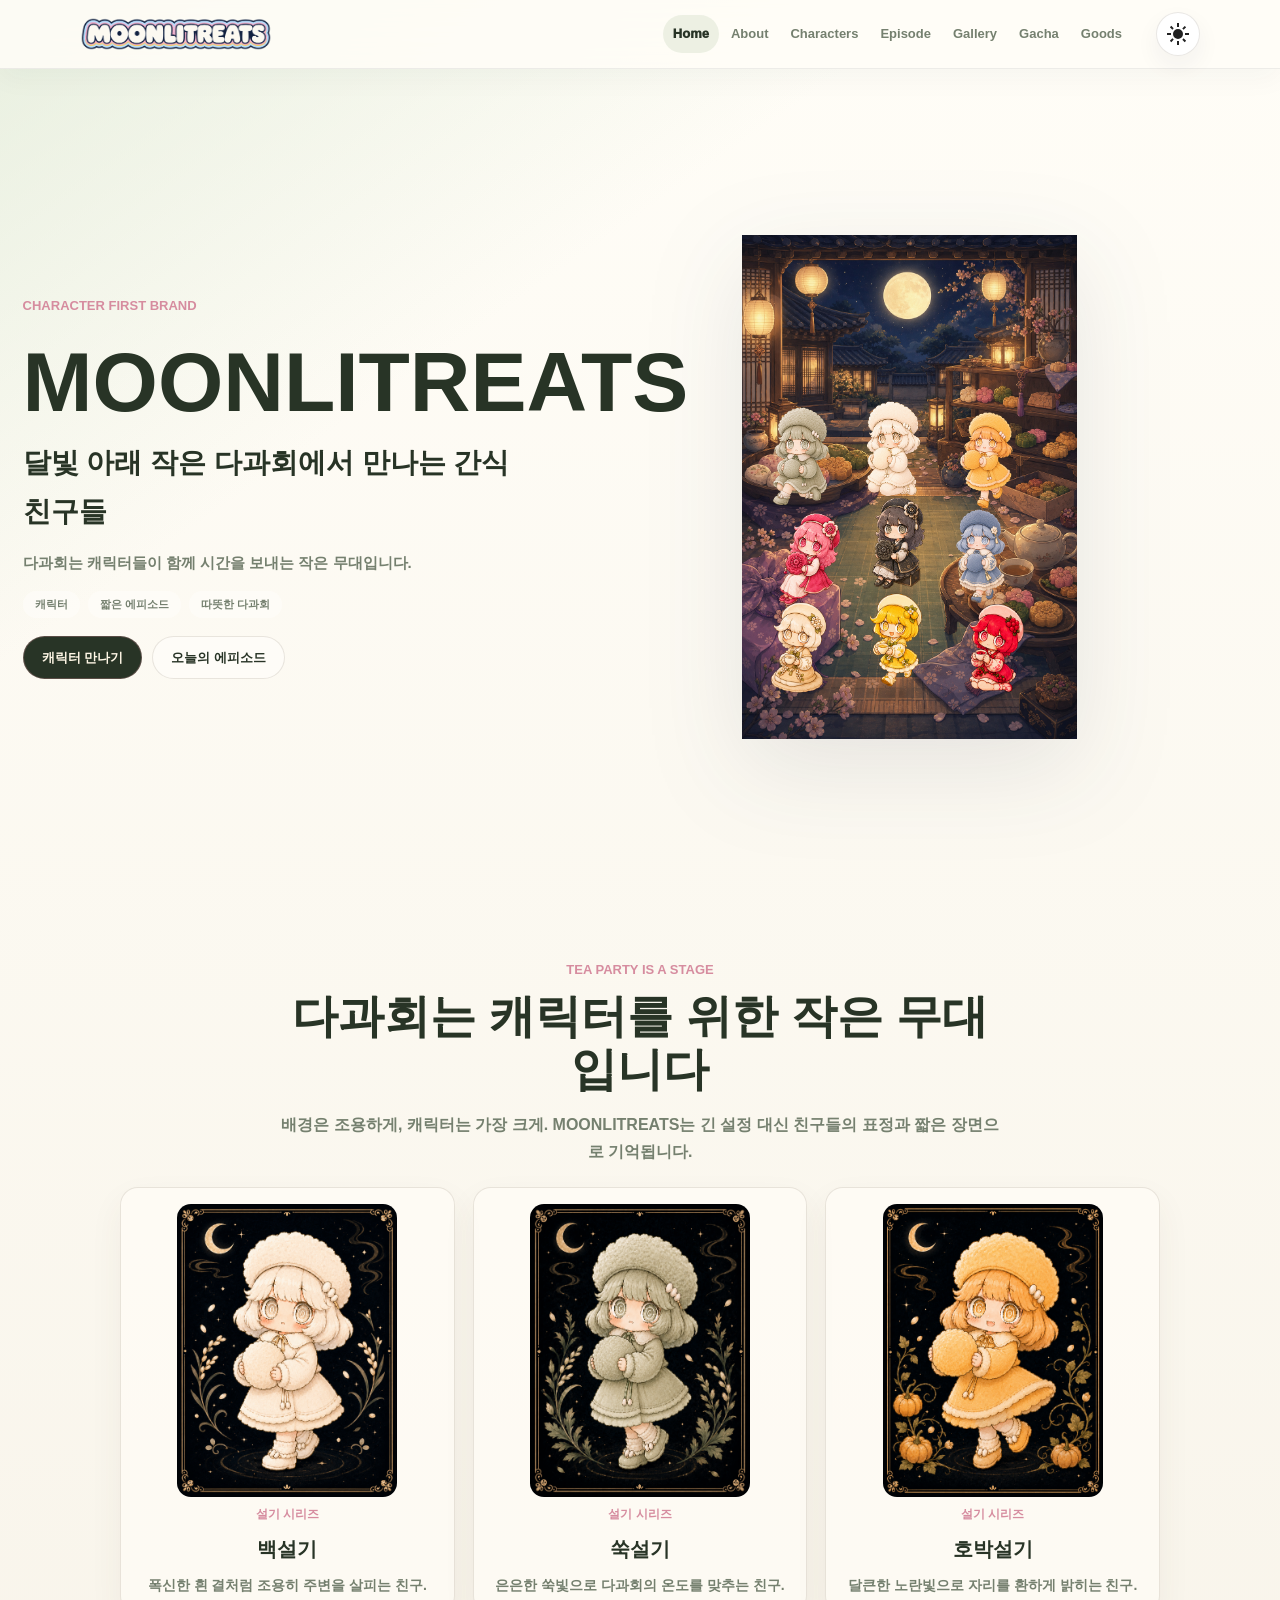
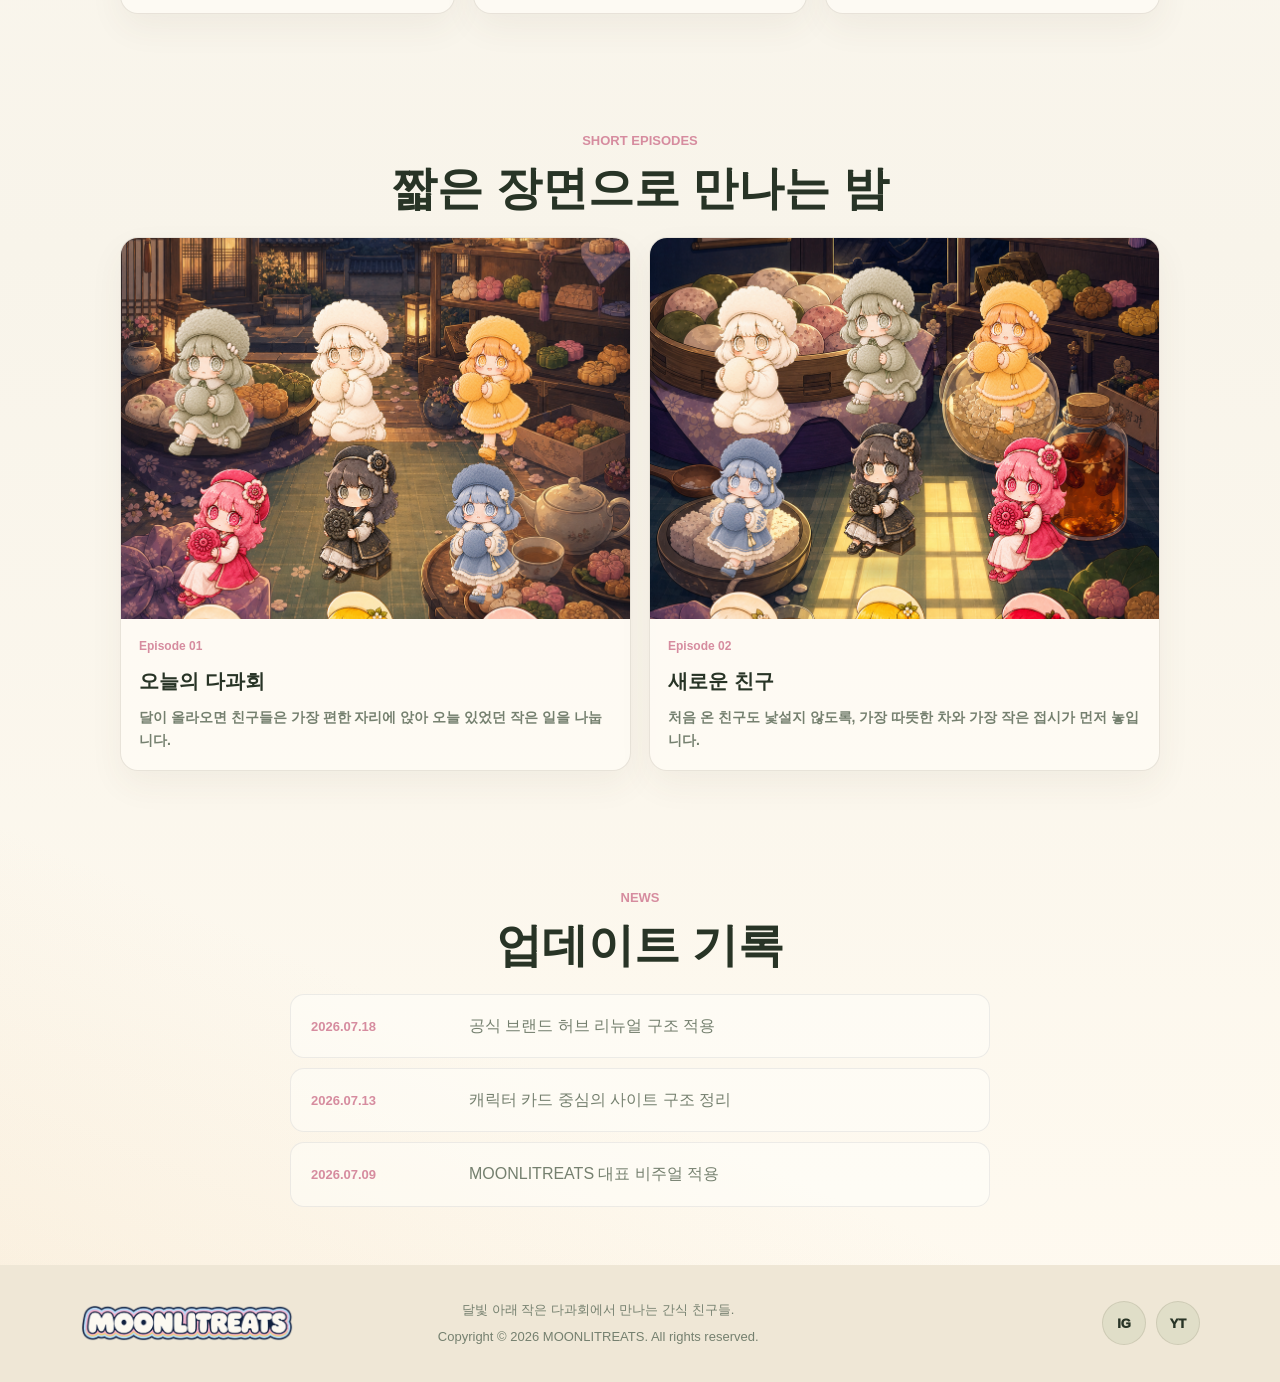
<file: index.html>
<!DOCTYPE html>
<html lang="ko">
<head>
  <meta charset="UTF-8">
  <meta name="viewport" content="width=device-width, initial-scale=1.0">
  <title>MOONLITREATS | Official Brand Hub</title>
  <meta name="description" content="달빛 아래 작은 다과회에서 만나는 간식 친구들, MOONLITREATS 공식 브랜드 허브.">
  <meta property="og:title" content="MOONLITREATS">
  <meta property="og:description" content="귀엽고 따뜻한 간식 친구들이 매일 밤 작은 다과회를 여는 브랜드.">
  <meta property="og:image" content="assets/images/home/moonlitreats-group-poster-posed-v2-02.png">
  <link rel="icon" href="assets/images/favicon.png">
  <script src="js/theme-init.js"></script>
  <link rel="stylesheet" href="css/style.css">
  <script src="js/main.js" defer></script>
  <script src="js/character-data.js" defer></script>
  <script src="js/site-renderer.js" defer></script>
</head>
<body>
  <a class="skip-link" href="#main-content">본문으로 바로가기</a>
  <!-- partial:site-header -->
  <header class="site-header">
    <a class="brand-logo" href="index.html" aria-label="MOONLITREATS home">
      <img src="assets/images/logo-primary-transparent.png" alt="MOONLITREATS">
    </a>
    <button class="dark-light-toggle" type="button" aria-label="다크 모드/라이트 모드 전환">
      <div class="icon30 sun" aria-hidden="true">
        <svg xmlns="http://www.w3.org/2000/svg" height="24px" viewBox="0 -960 960 960" width="24px" fill="#222222"><path d="M480-280q-83 0-141.5-58.5T280-480q0-83 58.5-141.5T480-680q83 0 141.5 58.5T680-480q0 83-58.5 141.5T480-280ZM200-440H40v-80h160v80Zm720 0H760v-80h160v80ZM440-760v-160h80v160h-80Zm0 720v-160h80v160h-80ZM256-650l-101-97 57-59 96 100-52 56Zm492 496-97-101 53-55 101 97-57 59Zm-98-550 97-101 59 57-100 96-56-52ZM154-212l101-97 55 53-97 101-59-57Z"/></svg>
      </div>
      <div class="icon30 moon" aria-hidden="true">
        <svg xmlns="http://www.w3.org/2000/svg" height="24px" viewBox="0 -960 960 960" width="24px" fill="#FFFFFF"><path d="M480-120q-150 0-255-105T120-480q0-150 105-255t255-105q14 0 27.5 1t26.5 3q-41 29-65.5 75.5T444-660q0 90 63 153t153 63q55 0 101-24.5t75-65.5q2 13 3 26.5t1 27.5q0 150-105 255T480-120Z"/></svg>
      </div>
    </button>
    <button class="nav-toggle" type="button" aria-label="메뉴 열기" aria-expanded="false" aria-controls="site-nav">
      <span></span><span></span><span></span>
    </button>
    <nav class="site-nav" id="site-nav" aria-label="주요 메뉴">
      <a href="index.html" aria-current="page">Home</a>
      <a href="about.html">About</a>
      <a href="characters.html">Characters</a>
      <a href="episode.html">Episode</a>
      <a href="gallery.html">Gallery</a>
      <a href="gacha.html">Gacha</a>
      <a href="goods-preview.html">Goods</a>
    </nav>
  </header>
  <!-- /partial:site-header -->

  <main id="main-content">
    <section class="home-hero renewal-hero" aria-labelledby="home-title" data-home-hero>
      <h1 id="home-title" class="sr-only">MOONLITREATS</h1>
    </section>

    <section class="section brand-stage-section" aria-labelledby="stage-title">
      <div class="section-heading reveal-item">
        <p class="eyebrow">Tea Party is a Stage</p>
        <h2 id="stage-title">다과회는 캐릭터를 위한 작은 무대입니다</h2>
        <p>배경은 조용하게, 캐릭터는 가장 크게. MOONLITREATS는 긴 설정 대신 친구들의 표정과 짧은 장면으로 기억됩니다.</p>
      </div>
      <div class="home-character-strip" data-home-characters aria-label="대표 캐릭터"></div>
    </section>

    <section class="section home-episode-section" aria-labelledby="episode-preview-title">
      <div class="section-heading reveal-item">
        <p class="eyebrow">Short Episodes</p>
        <h2 id="episode-preview-title">짧은 장면으로 만나는 밤</h2>
      </div>
      <div class="episode-grid is-home" data-home-episodes></div>
    </section>

    <section class="section news-section" aria-labelledby="news-title">
      <div class="section-heading reveal-item">
        <p class="eyebrow">News</p>
        <h2 id="news-title">업데이트 기록</h2>
      </div>
      <div class="news-list" data-news-list></div>
    </section>
  </main>

  <button class="back-to-top" type="button" aria-label="페이지 위로 이동" data-back-to-top>
    <span aria-hidden="true"></span>
  </button>
  <!-- partial:site-footer -->
  <footer class="site-footer">
    <div class="container footer-renewal-inner">
      <a href="index.html" class="footer-logo" aria-label="MOONLITREATS 홈으로 이동">
        <img src="assets/images/logo-primary-transparent.png" alt="MOONLITREATS">
      </a>
      <div class="footer-legal">
        <p>달빛 아래 작은 다과회에서 만나는 간식 친구들.</p>
        <p>Copyright © <span class="current-year"></span> MOONLITREATS. All rights reserved.</p>
      </div>
      <div class="footer-social">
        <a href="https://www.instagram.com/moonlitreats" class="footer-social-link" aria-label="Instagram" target="_blank" rel="noopener noreferrer">IG</a>
        <a href="https://www.youtube.com/@MOONLITREATS" class="footer-social-link" aria-label="YouTube" target="_blank" rel="noopener noreferrer">YT</a>
      </div>
    </div>
  </footer>
  <!-- /partial:site-footer -->
</body>
</html>
</file>
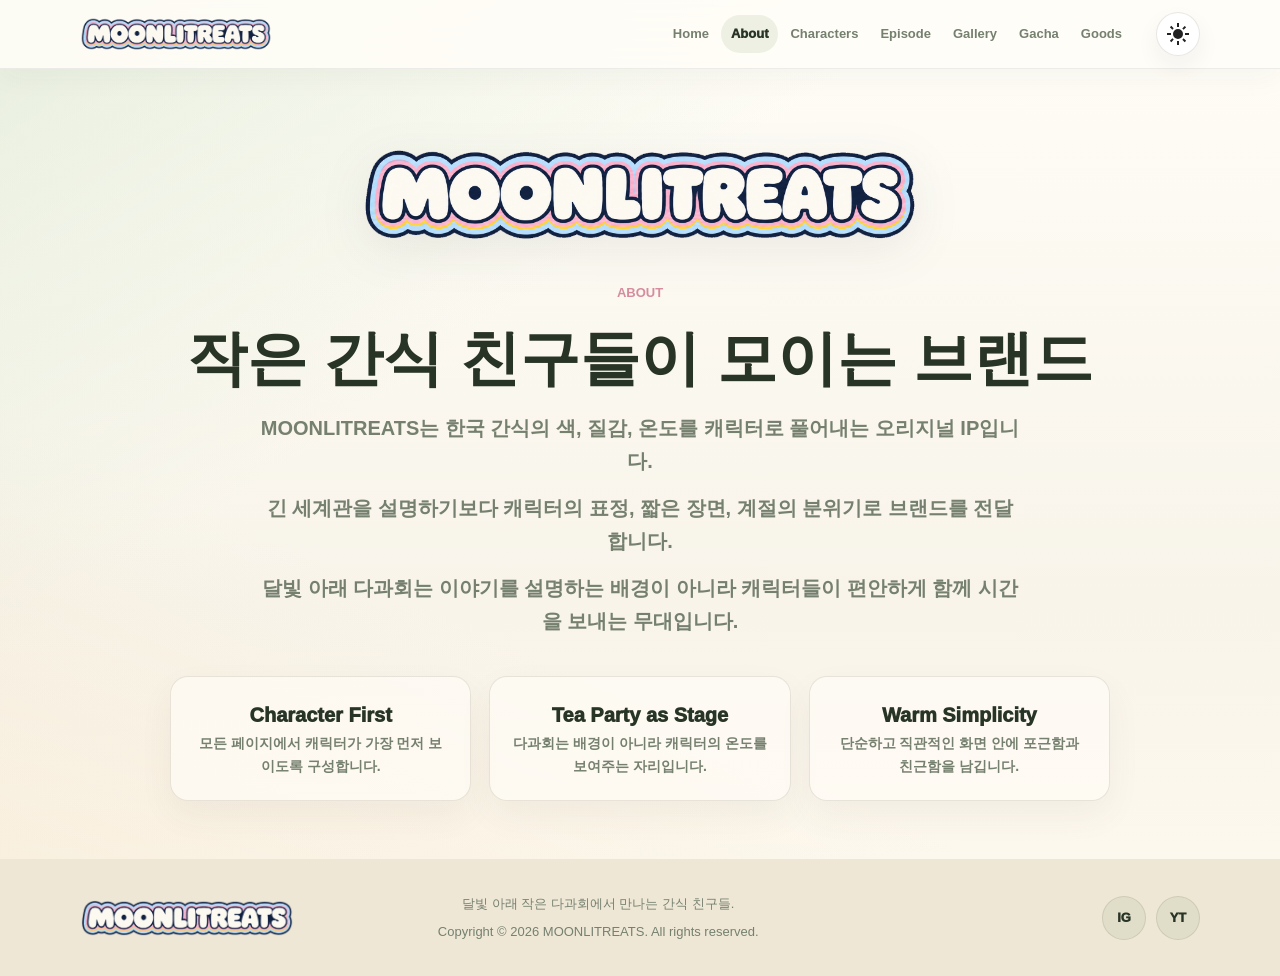
<file: about.html>
<!DOCTYPE html>
<html lang="ko">
<head>
  <meta charset="UTF-8">
  <meta name="viewport" content="width=device-width, initial-scale=1.0">
  <title>About | MOONLITREATS</title>
  <meta name="description" content="MOONLITREATS 브랜드 소개.">
  <link rel="icon" href="assets/images/favicon.png">
  <script src="js/theme-init.js"></script>
  <link rel="stylesheet" href="css/style.css">
  <script src="js/main.js" defer></script>
  <script src="js/character-data.js" defer></script>
  <script src="js/site-renderer.js" defer></script>
</head>
<body>
  <a class="skip-link" href="#main-content">본문으로 바로가기</a>
  <!-- partial:site-header -->
  <header class="site-header">
    <a class="brand-logo" href="index.html" aria-label="MOONLITREATS home">
      <img src="assets/images/logo-primary-transparent.png" alt="MOONLITREATS">
    </a>
    <button class="dark-light-toggle" type="button" aria-label="다크 모드/라이트 모드 전환">
      <div class="icon30 sun" aria-hidden="true">
        <svg xmlns="http://www.w3.org/2000/svg" height="24px" viewBox="0 -960 960 960" width="24px" fill="#222222"><path d="M480-280q-83 0-141.5-58.5T280-480q0-83 58.5-141.5T480-680q83 0 141.5 58.5T680-480q0 83-58.5 141.5T480-280ZM200-440H40v-80h160v80Zm720 0H760v-80h160v80ZM440-760v-160h80v160h-80Zm0 720v-160h80v160h-80ZM256-650l-101-97 57-59 96 100-52 56Zm492 496-97-101 53-55 101 97-57 59Zm-98-550 97-101 59 57-100 96-56-52ZM154-212l101-97 55 53-97 101-59-57Z"/></svg>
      </div>
      <div class="icon30 moon" aria-hidden="true">
        <svg xmlns="http://www.w3.org/2000/svg" height="24px" viewBox="0 -960 960 960" width="24px" fill="#FFFFFF"><path d="M480-120q-150 0-255-105T120-480q0-150 105-255t255-105q14 0 27.5 1t26.5 3q-41 29-65.5 75.5T444-660q0 90 63 153t153 63q55 0 101-24.5t75-65.5q2 13 3 26.5t1 27.5q0 150-105 255T480-120Z"/></svg>
      </div>
    </button>
    <button class="nav-toggle" type="button" aria-label="메뉴 열기" aria-expanded="false" aria-controls="site-nav">
      <span></span><span></span><span></span>
    </button>
    <nav class="site-nav" id="site-nav" aria-label="주요 메뉴">
      <a href="index.html">Home</a>
      <a href="about.html" aria-current="page">About</a>
      <a href="characters.html">Characters</a>
      <a href="episode.html">Episode</a>
      <a href="gallery.html">Gallery</a>
      <a href="gacha.html">Gacha</a>
      <a href="goods-preview.html">Goods</a>
    </nav>
  </header>
  <!-- /partial:site-header -->

  <main id="main-content">
    <section class="about-brand-mark">
      <img class="about-logo reveal-item" src="assets/images/logo-primary-nohalo.png" alt="MOONLITREATS">
    </section>
    <div class="section about-renewal" data-about-content></div>
  </main>

  <button class="back-to-top" type="button" aria-label="페이지 위로 이동" data-back-to-top>
    <span aria-hidden="true"></span>
  </button>
  <!-- partial:site-footer -->
  <footer class="site-footer">
    <div class="container footer-renewal-inner">
      <a href="index.html" class="footer-logo" aria-label="MOONLITREATS 홈으로 이동">
        <img src="assets/images/logo-primary-transparent.png" alt="MOONLITREATS">
      </a>
      <div class="footer-legal">
        <p>달빛 아래 작은 다과회에서 만나는 간식 친구들.</p>
        <p>Copyright © <span class="current-year"></span> MOONLITREATS. All rights reserved.</p>
      </div>
      <div class="footer-social">
        <a href="https://www.instagram.com/moonlitreats" class="footer-social-link" aria-label="Instagram" target="_blank" rel="noopener noreferrer">IG</a>
        <a href="https://www.youtube.com/@MOONLITREATS" class="footer-social-link" aria-label="YouTube" target="_blank" rel="noopener noreferrer">YT</a>
      </div>
    </div>
  </footer>
  <!-- /partial:site-footer -->
</body>
</html>
</file>
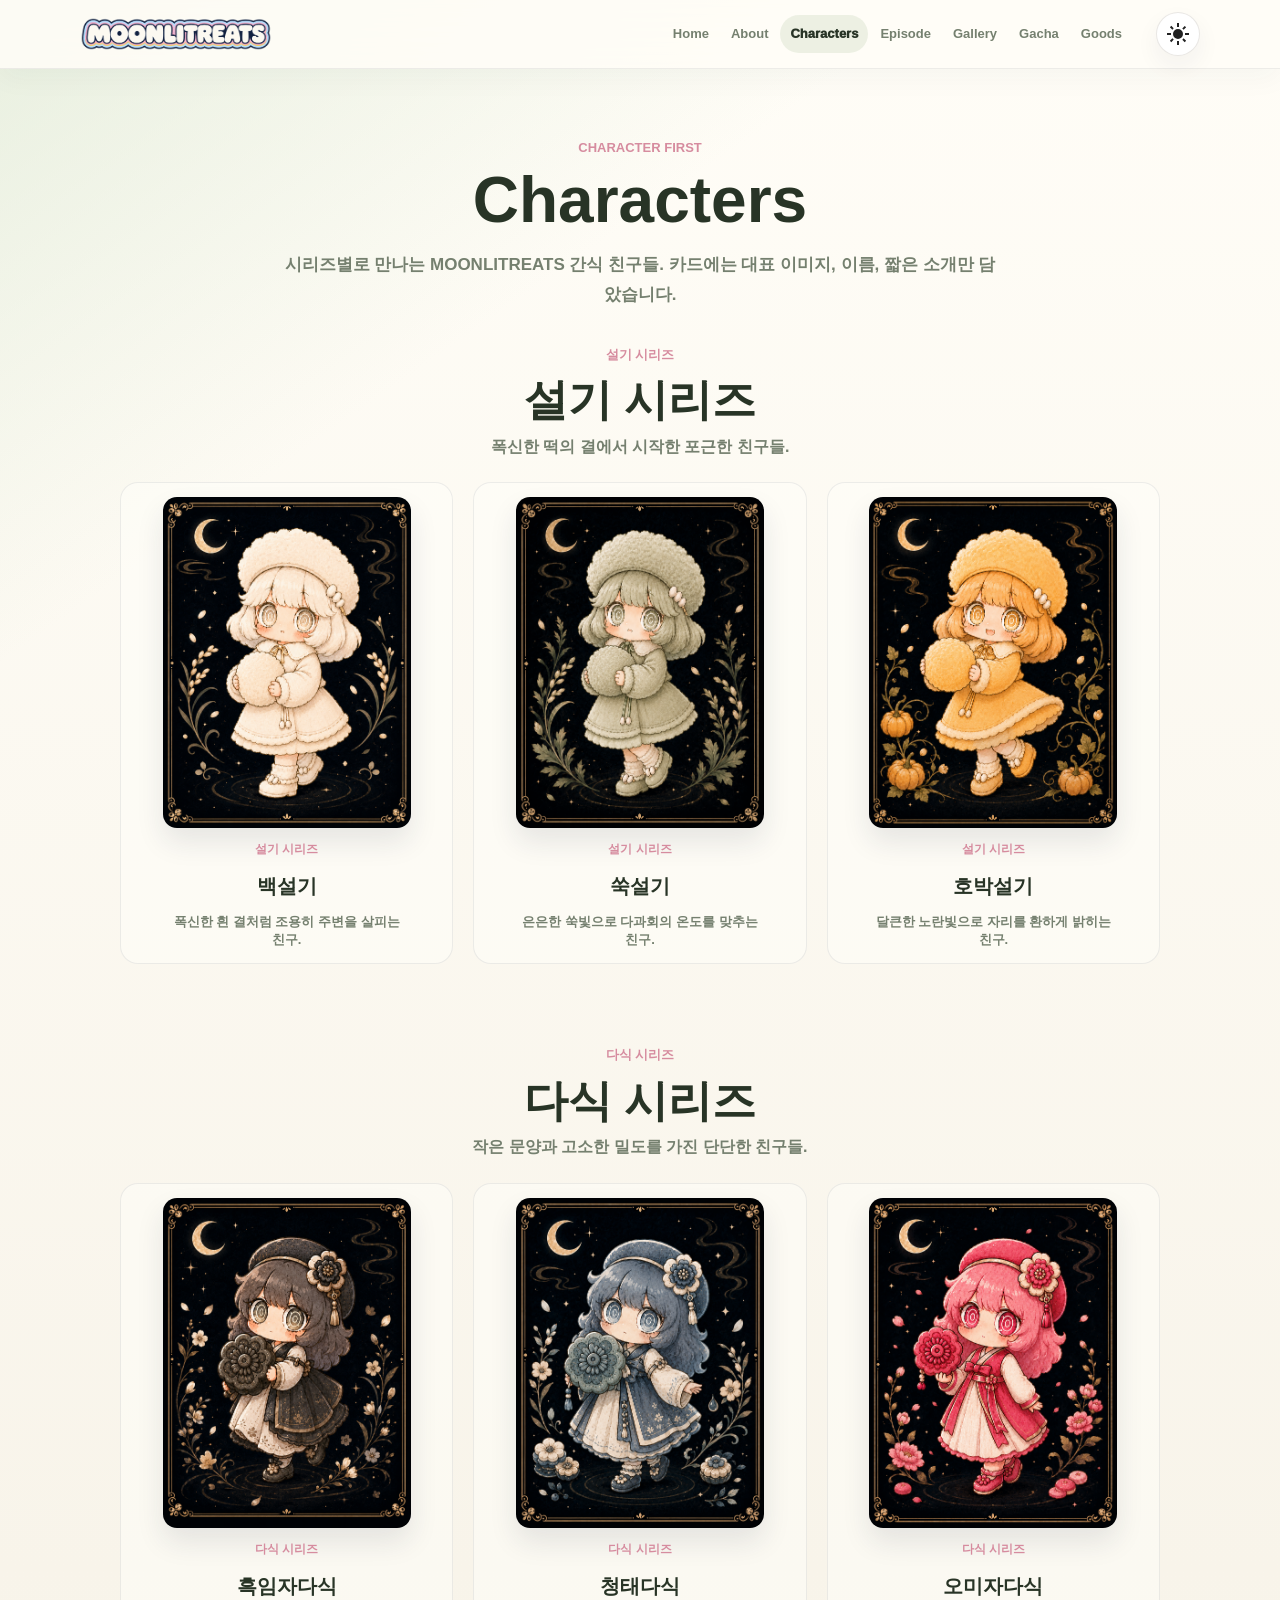
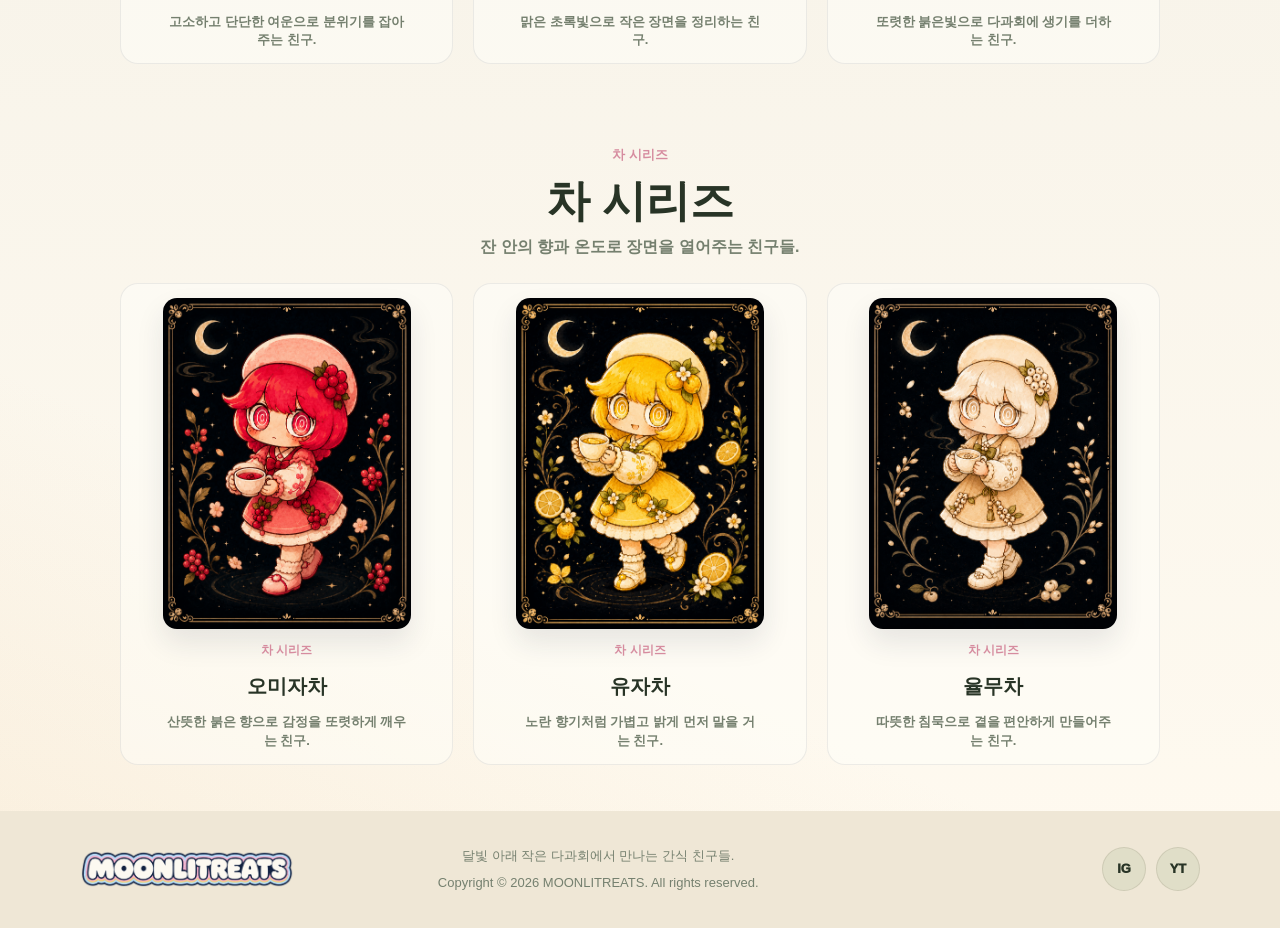
<file: characters.html>
<!DOCTYPE html>
<html lang="ko">
<head>
  <meta charset="UTF-8">
  <meta name="viewport" content="width=device-width, initial-scale=1.0">
  <title>Characters | MOONLITREATS</title>
  <meta name="description" content="MOONLITREATS 캐릭터 시리즈와 카드 라인업.">
  <link rel="icon" href="assets/images/favicon.png">
  <script src="js/theme-init.js"></script>
  <link rel="stylesheet" href="css/style.css">
  <link rel="stylesheet" href="css/characters.css">
  <script src="js/main.js" defer></script>
  <script src="js/character-data.js" defer></script>
  <script src="js/site-renderer.js" defer></script>
  <script src="js/characters.js" defer></script>
</head>
<body>
  <a class="skip-link" href="#main-content">본문으로 바로가기</a>
  <!-- partial:site-header -->
  <header class="site-header">
    <a class="brand-logo" href="index.html" aria-label="MOONLITREATS home">
      <img src="assets/images/logo-primary-transparent.png" alt="MOONLITREATS">
    </a>
    <button class="dark-light-toggle" type="button" aria-label="다크 모드/라이트 모드 전환">
      <div class="icon30 sun" aria-hidden="true">
        <svg xmlns="http://www.w3.org/2000/svg" height="24px" viewBox="0 -960 960 960" width="24px" fill="#222222"><path d="M480-280q-83 0-141.5-58.5T280-480q0-83 58.5-141.5T480-680q83 0 141.5 58.5T680-480q0 83-58.5 141.5T480-280ZM200-440H40v-80h160v80Zm720 0H760v-80h160v80ZM440-760v-160h80v160h-80Zm0 720v-160h80v160h-80ZM256-650l-101-97 57-59 96 100-52 56Zm492 496-97-101 53-55 101 97-57 59Zm-98-550 97-101 59 57-100 96-56-52ZM154-212l101-97 55 53-97 101-59-57Z"/></svg>
      </div>
      <div class="icon30 moon" aria-hidden="true">
        <svg xmlns="http://www.w3.org/2000/svg" height="24px" viewBox="0 -960 960 960" width="24px" fill="#FFFFFF"><path d="M480-120q-150 0-255-105T120-480q0-150 105-255t255-105q14 0 27.5 1t26.5 3q-41 29-65.5 75.5T444-660q0 90 63 153t153 63q55 0 101-24.5t75-65.5q2 13 3 26.5t1 27.5q0 150-105 255T480-120Z"/></svg>
      </div>
    </button>
    <button class="nav-toggle" type="button" aria-label="메뉴 열기" aria-expanded="false" aria-controls="site-nav">
      <span></span><span></span><span></span>
    </button>
    <nav class="site-nav" id="site-nav" aria-label="주요 메뉴">
      <a href="index.html">Home</a>
      <a href="about.html">About</a>
      <a href="characters.html" aria-current="page">Characters</a>
      <a href="episode.html">Episode</a>
      <a href="gallery.html">Gallery</a>
      <a href="gacha.html">Gacha</a>
      <a href="goods-preview.html">Goods</a>
    </nav>
  </header>
  <!-- /partial:site-header -->

  <main id="main-content">
    <section class="character-intro" aria-labelledby="characters-title">
      <p class="eyebrow">Character First</p>
      <h1 class="character-page-title" id="characters-title">Characters</h1>
      <p>시리즈별로 만나는 MOONLITREATS 간식 친구들. 카드에는 대표 이미지, 이름, 짧은 소개만 담았습니다.</p>
    </section>

    <div data-character-series-list></div>

    <div class="character-modal" data-character-modal aria-hidden="true">
      <div class="character-modal-backdrop" data-modal-close></div>
      <div class="character-modal-shell">
        <section class="character-modal-panel" role="dialog" aria-modal="true" aria-labelledby="character-modal-title">
          <div class="character-modal-inner">
            <div class="character-modal-visual">
              <div class="character-modal-image-wrap">
                <div class="character-modal-image image-pending" data-modal-image role="img" aria-label="이미지 준비중">이미지 준비중</div>
              </div>
            </div>
            <div class="character-modal-copy">
              <h2 id="character-modal-title" data-modal-title></h2>
              <div class="character-modal-meta" data-modal-meta></div>
              <p data-modal-summary></p>
            </div>
          </div>
        </section>
        <button class="character-modal-close" type="button" aria-label="캐릭터 팝업 닫기" data-modal-close>
          <span></span>
          <span></span>
        </button>
      </div>
    </div>
  </main>

  <button class="back-to-top" type="button" aria-label="페이지 위로 이동" data-back-to-top>
    <span aria-hidden="true"></span>
  </button>
  <!-- partial:site-footer -->
  <footer class="site-footer">
    <div class="container footer-renewal-inner">
      <a href="index.html" class="footer-logo" aria-label="MOONLITREATS 홈으로 이동">
        <img src="assets/images/logo-primary-transparent.png" alt="MOONLITREATS">
      </a>
      <div class="footer-legal">
        <p>달빛 아래 작은 다과회에서 만나는 간식 친구들.</p>
        <p>Copyright © <span class="current-year"></span> MOONLITREATS. All rights reserved.</p>
      </div>
      <div class="footer-social">
        <a href="https://www.instagram.com/moonlitreats" class="footer-social-link" aria-label="Instagram" target="_blank" rel="noopener noreferrer">IG</a>
        <a href="https://www.youtube.com/@MOONLITREATS" class="footer-social-link" aria-label="YouTube" target="_blank" rel="noopener noreferrer">YT</a>
      </div>
    </div>
  </footer>
  <!-- /partial:site-footer -->
</body>
</html>
</file>
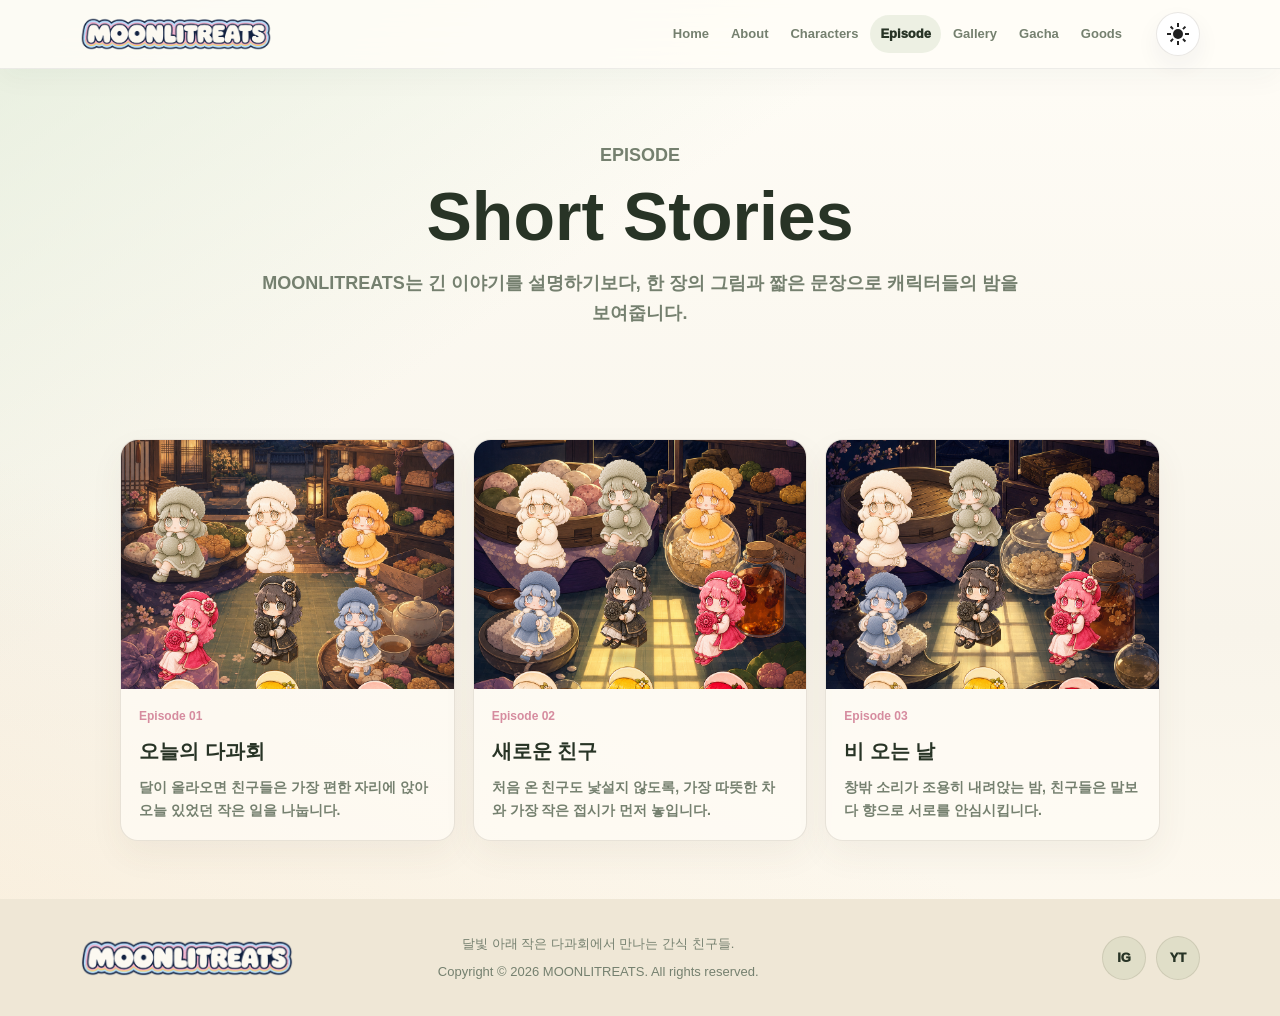
<file: episode.html>
<!DOCTYPE html>
<html lang="ko">
<head>
  <meta charset="UTF-8">
  <meta name="viewport" content="width=device-width, initial-scale=1.0">
  <title>Episode | MOONLITREATS</title>
  <meta name="description" content="MOONLITREATS 짧은 에피소드 아카이브.">
  <link rel="icon" href="assets/images/favicon.png">
  <script src="js/theme-init.js"></script>
  <link rel="stylesheet" href="css/style.css">
  <script src="js/main.js" defer></script>
  <script src="js/character-data.js" defer></script>
  <script src="js/site-renderer.js" defer></script>
</head>
<body>
  <a class="skip-link" href="#main-content">본문으로 바로가기</a>
  <!-- partial:site-header -->
  <header class="site-header">
    <a class="brand-logo" href="index.html" aria-label="MOONLITREATS home">
      <img src="assets/images/logo-primary-transparent.png" alt="MOONLITREATS">
    </a>
    <button class="dark-light-toggle" type="button" aria-label="다크 모드/라이트 모드 전환">
      <div class="icon30 sun" aria-hidden="true">
        <svg xmlns="http://www.w3.org/2000/svg" height="24px" viewBox="0 -960 960 960" width="24px" fill="#222222"><path d="M480-280q-83 0-141.5-58.5T280-480q0-83 58.5-141.5T480-680q83 0 141.5 58.5T680-480q0 83-58.5 141.5T480-280ZM200-440H40v-80h160v80Zm720 0H760v-80h160v80ZM440-760v-160h80v160h-80Zm0 720v-160h80v160h-80ZM256-650l-101-97 57-59 96 100-52 56Zm492 496-97-101 53-55 101 97-57 59Zm-98-550 97-101 59 57-100 96-56-52ZM154-212l101-97 55 53-97 101-59-57Z"/></svg>
      </div>
      <div class="icon30 moon" aria-hidden="true">
        <svg xmlns="http://www.w3.org/2000/svg" height="24px" viewBox="0 -960 960 960" width="24px" fill="#FFFFFF"><path d="M480-120q-150 0-255-105T120-480q0-150 105-255t255-105q14 0 27.5 1t26.5 3q-41 29-65.5 75.5T444-660q0 90 63 153t153 63q55 0 101-24.5t75-65.5q2 13 3 26.5t1 27.5q0 150-105 255T480-120Z"/></svg>
      </div>
    </button>
    <button class="nav-toggle" type="button" aria-label="메뉴 열기" aria-expanded="false" aria-controls="site-nav">
      <span></span><span></span><span></span>
    </button>
    <nav class="site-nav" id="site-nav" aria-label="주요 메뉴">
      <a href="index.html">Home</a>
      <a href="about.html">About</a>
      <a href="characters.html">Characters</a>
      <a href="episode.html" aria-current="page">Episode</a>
      <a href="gallery.html">Gallery</a>
      <a href="gacha.html">Gacha</a>
      <a href="goods-preview.html">Goods</a>
    </nav>
  </header>
  <!-- /partial:site-header -->

  <main id="main-content">
    <section class="page-hero episode-hero" aria-labelledby="episode-title">
      <p class="eyebrow">Episode</p>
      <h1 id="episode-title">Short Stories</h1>
      <p>MOONLITREATS는 긴 이야기를 설명하기보다, 한 장의 그림과 짧은 문장으로 캐릭터들의 밤을 보여줍니다.</p>
    </section>

    <section class="section episode-grid" data-episode-grid aria-label="MOONLITREATS short episodes"></section>
  </main>

  <button class="back-to-top" type="button" aria-label="페이지 위로 이동" data-back-to-top>
    <span aria-hidden="true"></span>
  </button>
  <!-- partial:site-footer -->
  <footer class="site-footer">
    <div class="container footer-renewal-inner">
      <a href="index.html" class="footer-logo" aria-label="MOONLITREATS 홈으로 이동">
        <img src="assets/images/logo-primary-transparent.png" alt="MOONLITREATS">
      </a>
      <div class="footer-legal">
        <p>달빛 아래 작은 다과회에서 만나는 간식 친구들.</p>
        <p>Copyright © <span class="current-year"></span> MOONLITREATS. All rights reserved.</p>
      </div>
      <div class="footer-social">
        <a href="https://www.instagram.com/moonlitreats" class="footer-social-link" aria-label="Instagram" target="_blank" rel="noopener noreferrer">IG</a>
        <a href="https://www.youtube.com/@MOONLITREATS" class="footer-social-link" aria-label="YouTube" target="_blank" rel="noopener noreferrer">YT</a>
      </div>
    </div>
  </footer>
  <!-- /partial:site-footer -->
</body>
</html>
</file>
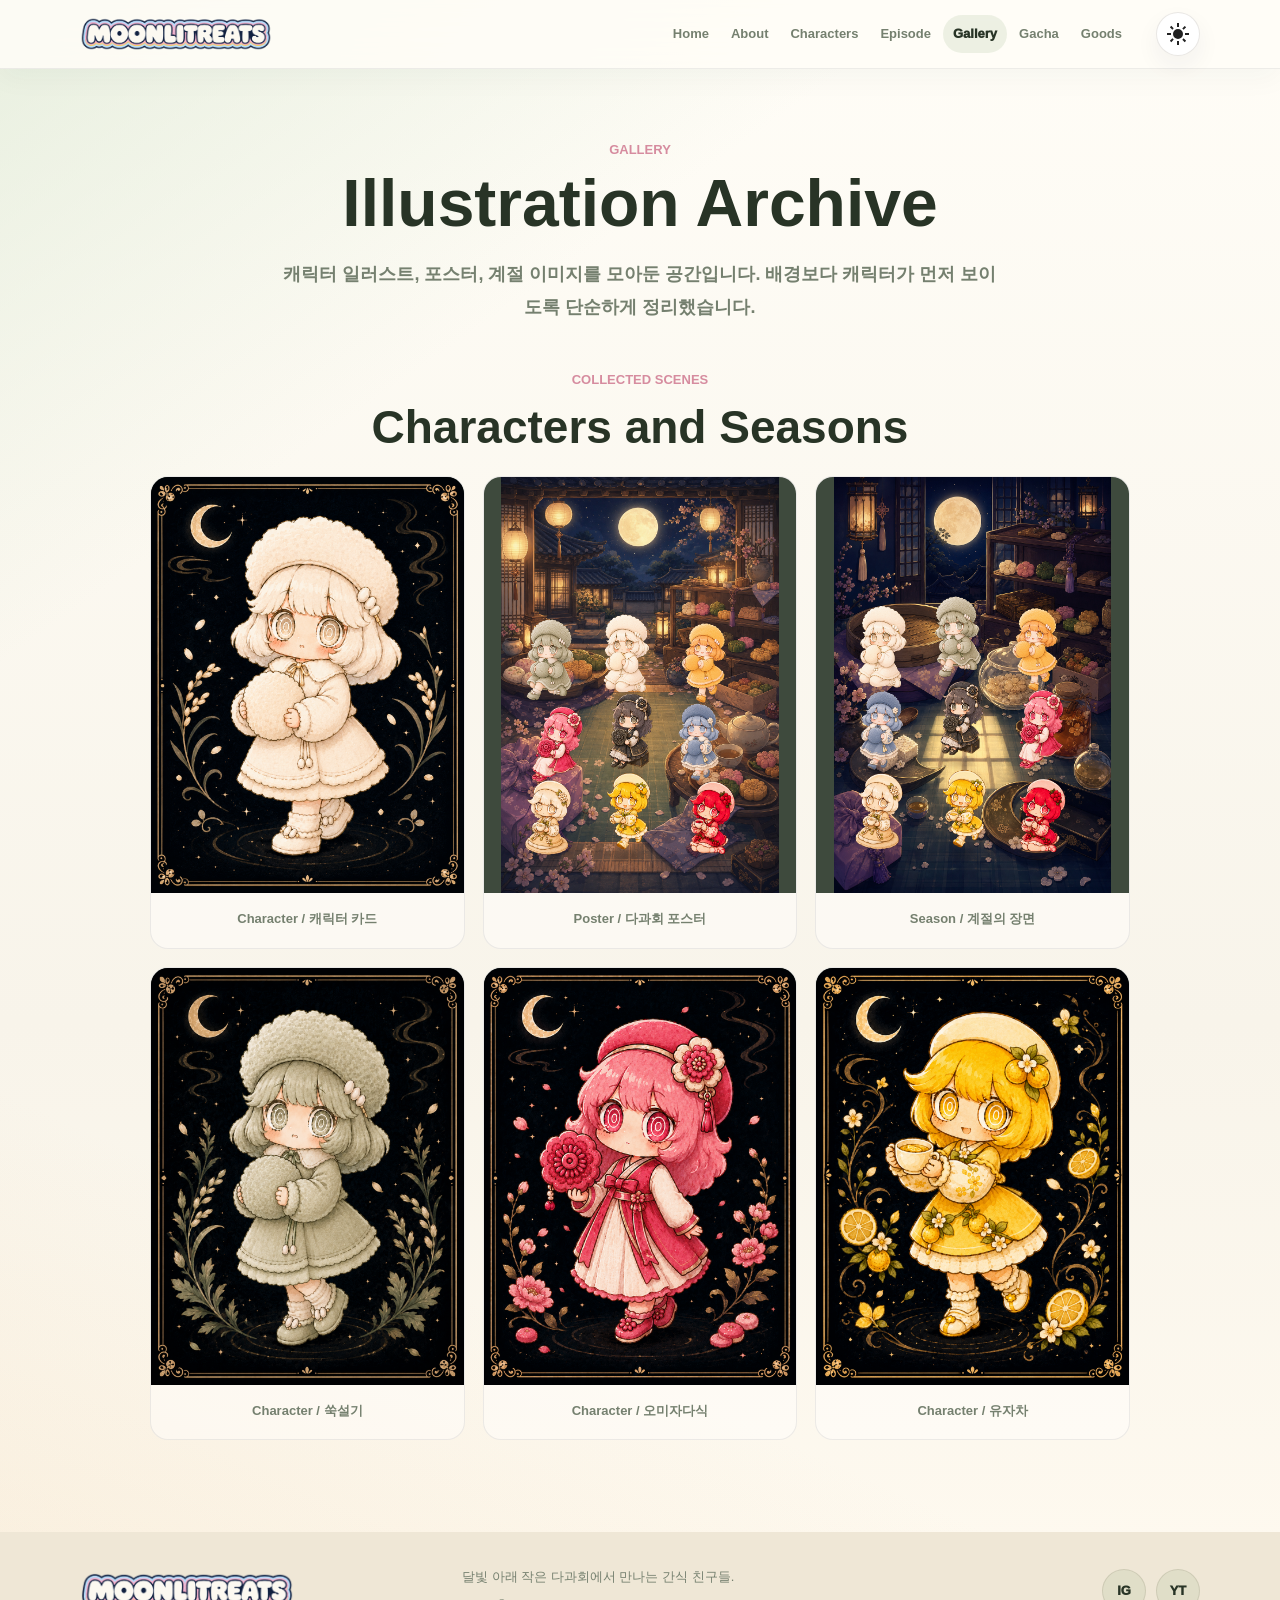
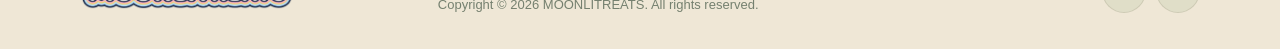
<file: gallery.html>
<!DOCTYPE html>
<html lang="ko">
<head>
  <meta charset="UTF-8">
  <meta name="viewport" content="width=device-width, initial-scale=1.0">
  <title>Gallery | MOONLITREATS</title>
  <meta name="description" content="MOONLITREATS 캐릭터 일러스트, 포스터, 계절 이미지 갤러리.">
  <link rel="icon" href="assets/images/favicon.png">
  <script src="js/theme-init.js"></script>
  <link rel="stylesheet" href="css/style.css">
  <link rel="stylesheet" href="css/gallery.css">
  <script src="js/main.js" defer></script>
  <script src="js/character-data.js" defer></script>
  <script src="js/site-renderer.js" defer></script>
</head>
<body>
  <a class="skip-link" href="#main-content">본문으로 바로가기</a>
  <!-- partial:site-header -->
  <header class="site-header">
    <a class="brand-logo" href="index.html" aria-label="MOONLITREATS home">
      <img src="assets/images/logo-primary-transparent.png" alt="MOONLITREATS">
    </a>
    <button class="dark-light-toggle" type="button" aria-label="다크 모드/라이트 모드 전환">
      <div class="icon30 sun" aria-hidden="true">
        <svg xmlns="http://www.w3.org/2000/svg" height="24px" viewBox="0 -960 960 960" width="24px" fill="#222222"><path d="M480-280q-83 0-141.5-58.5T280-480q0-83 58.5-141.5T480-680q83 0 141.5 58.5T680-480q0 83-58.5 141.5T480-280ZM200-440H40v-80h160v80Zm720 0H760v-80h160v80ZM440-760v-160h80v160h-80Zm0 720v-160h80v160h-80ZM256-650l-101-97 57-59 96 100-52 56Zm492 496-97-101 53-55 101 97-57 59Zm-98-550 97-101 59 57-100 96-56-52ZM154-212l101-97 55 53-97 101-59-57Z"/></svg>
      </div>
      <div class="icon30 moon" aria-hidden="true">
        <svg xmlns="http://www.w3.org/2000/svg" height="24px" viewBox="0 -960 960 960" width="24px" fill="#FFFFFF"><path d="M480-120q-150 0-255-105T120-480q0-150 105-255t255-105q14 0 27.5 1t26.5 3q-41 29-65.5 75.5T444-660q0 90 63 153t153 63q55 0 101-24.5t75-65.5q2 13 3 26.5t1 27.5q0 150-105 255T480-120Z"/></svg>
      </div>
    </button>
    <button class="nav-toggle" type="button" aria-label="메뉴 열기" aria-expanded="false" aria-controls="site-nav">
      <span></span><span></span><span></span>
    </button>
    <nav class="site-nav" id="site-nav" aria-label="주요 메뉴">
      <a href="index.html">Home</a>
      <a href="about.html">About</a>
      <a href="characters.html">Characters</a>
      <a href="episode.html">Episode</a>
      <a href="gallery.html" aria-current="page">Gallery</a>
      <a href="gacha.html">Gacha</a>
      <a href="goods-preview.html">Goods</a>
    </nav>
  </header>
  <!-- /partial:site-header -->

  <main id="main-content">
    <section class="gallery-hero" aria-labelledby="gallery-title">
      <p class="eyebrow">Gallery</p>
      <h1 id="gallery-title">Illustration Archive</h1>
      <p>캐릭터 일러스트, 포스터, 계절 이미지를 모아둔 공간입니다. 배경보다 캐릭터가 먼저 보이도록 단순하게 정리했습니다.</p>
    </section>

    <section class="gallery-archive" aria-labelledby="archive-title">
      <div class="section-heading reveal-item">
        <p class="eyebrow">Collected Scenes</p>
        <h2 id="archive-title">Characters and Seasons</h2>
      </div>
      <div class="gallery-grid" data-gallery-grid></div>
    </section>
  </main>

  <button class="back-to-top" type="button" aria-label="페이지 위로 이동" data-back-to-top>
    <span aria-hidden="true"></span>
  </button>
  <!-- partial:site-footer -->
  <footer class="site-footer">
    <div class="container footer-renewal-inner">
      <a href="index.html" class="footer-logo" aria-label="MOONLITREATS 홈으로 이동">
        <img src="assets/images/logo-primary-transparent.png" alt="MOONLITREATS">
      </a>
      <div class="footer-legal">
        <p>달빛 아래 작은 다과회에서 만나는 간식 친구들.</p>
        <p>Copyright © <span class="current-year"></span> MOONLITREATS. All rights reserved.</p>
      </div>
      <div class="footer-social">
        <a href="https://www.instagram.com/moonlitreats" class="footer-social-link" aria-label="Instagram" target="_blank" rel="noopener noreferrer">IG</a>
        <a href="https://www.youtube.com/@MOONLITREATS" class="footer-social-link" aria-label="YouTube" target="_blank" rel="noopener noreferrer">YT</a>
      </div>
    </div>
  </footer>
  <!-- /partial:site-footer -->
</body>
</html>
</file>
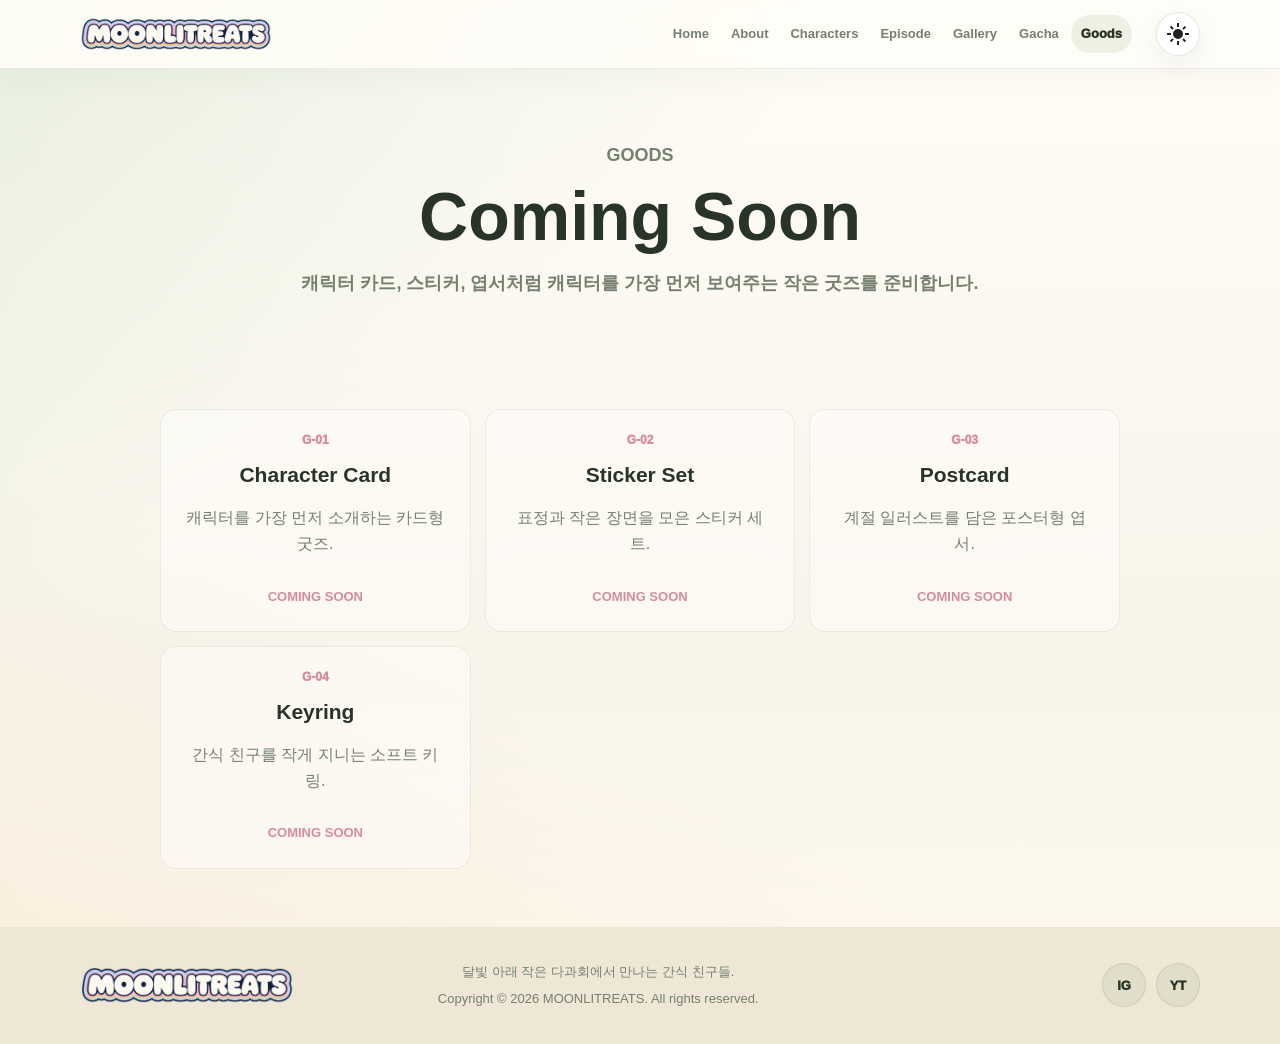
<file: goods-preview.html>
<!DOCTYPE html>
<html lang="ko">
<head>
  <meta charset="UTF-8">
  <meta name="viewport" content="width=device-width, initial-scale=1.0">
  <title>Goods | MOONLITREATS</title>
  <meta name="description" content="MOONLITREATS 굿즈 Coming Soon.">
  <link rel="icon" href="assets/images/favicon.png">
  <script src="js/theme-init.js"></script>
  <link rel="stylesheet" href="css/style.css">
  <script src="js/main.js" defer></script>
  <script src="js/character-data.js" defer></script>
  <script src="js/site-renderer.js" defer></script>
</head>
<body>
  <a class="skip-link" href="#main-content">본문으로 바로가기</a>
  <!-- partial:site-header -->
  <header class="site-header">
    <a class="brand-logo" href="index.html" aria-label="MOONLITREATS home">
      <img src="assets/images/logo-primary-transparent.png" alt="MOONLITREATS">
    </a>
    <button class="dark-light-toggle" type="button" aria-label="다크 모드/라이트 모드 전환">
      <div class="icon30 sun" aria-hidden="true">
        <svg xmlns="http://www.w3.org/2000/svg" height="24px" viewBox="0 -960 960 960" width="24px" fill="#222222"><path d="M480-280q-83 0-141.5-58.5T280-480q0-83 58.5-141.5T480-680q83 0 141.5 58.5T680-480q0 83-58.5 141.5T480-280ZM200-440H40v-80h160v80Zm720 0H760v-80h160v80ZM440-760v-160h80v160h-80Zm0 720v-160h80v160h-80ZM256-650l-101-97 57-59 96 100-52 56Zm492 496-97-101 53-55 101 97-57 59Zm-98-550 97-101 59 57-100 96-56-52ZM154-212l101-97 55 53-97 101-59-57Z"/></svg>
      </div>
      <div class="icon30 moon" aria-hidden="true">
        <svg xmlns="http://www.w3.org/2000/svg" height="24px" viewBox="0 -960 960 960" width="24px" fill="#FFFFFF"><path d="M480-120q-150 0-255-105T120-480q0-150 105-255t255-105q14 0 27.5 1t26.5 3q-41 29-65.5 75.5T444-660q0 90 63 153t153 63q55 0 101-24.5t75-65.5q2 13 3 26.5t1 27.5q0 150-105 255T480-120Z"/></svg>
      </div>
    </button>
    <button class="nav-toggle" type="button" aria-label="메뉴 열기" aria-expanded="false" aria-controls="site-nav">
      <span></span><span></span><span></span>
    </button>
    <nav class="site-nav" id="site-nav" aria-label="주요 메뉴">
      <a href="index.html">Home</a>
      <a href="about.html">About</a>
      <a href="characters.html">Characters</a>
      <a href="episode.html">Episode</a>
      <a href="gallery.html">Gallery</a>
      <a href="gacha.html">Gacha</a>
      <a href="goods-preview.html" aria-current="page">Goods</a>
    </nav>
  </header>
  <!-- /partial:site-header -->

  <main id="main-content">
    <section class="page-hero goods-hero" aria-labelledby="goods-title">
      <p class="eyebrow">Goods</p>
      <h1 id="goods-title">Coming Soon</h1>
      <p>캐릭터 카드, 스티커, 엽서처럼 캐릭터를 가장 먼저 보여주는 작은 굿즈를 준비합니다.</p>
    </section>

    <section class="section goods-grid" data-goods-grid aria-label="MOONLITREATS goods coming soon"></section>
  </main>

  <button class="back-to-top" type="button" aria-label="페이지 위로 이동" data-back-to-top>
    <span aria-hidden="true"></span>
  </button>
  <!-- partial:site-footer -->
  <footer class="site-footer">
    <div class="container footer-renewal-inner">
      <a href="index.html" class="footer-logo" aria-label="MOONLITREATS 홈으로 이동">
        <img src="assets/images/logo-primary-transparent.png" alt="MOONLITREATS">
      </a>
      <div class="footer-legal">
        <p>달빛 아래 작은 다과회에서 만나는 간식 친구들.</p>
        <p>Copyright © <span class="current-year"></span> MOONLITREATS. All rights reserved.</p>
      </div>
      <div class="footer-social">
        <a href="https://www.instagram.com/moonlitreats" class="footer-social-link" aria-label="Instagram" target="_blank" rel="noopener noreferrer">IG</a>
        <a href="https://www.youtube.com/@MOONLITREATS" class="footer-social-link" aria-label="YouTube" target="_blank" rel="noopener noreferrer">YT</a>
      </div>
    </div>
  </footer>
  <!-- /partial:site-footer -->
</body>
</html>
</file>
<file: css/style.css>
﻿:root {
  --color-bg: #f6fbff;
  --color-surface: #fffdf8;
  --color-text: #10254b;
  --color-muted: #62708a;
  --color-navy: #10254b;
  --color-pink: #f6a3c8;
  --color-blue: #c9efff;
  --color-yellow: #ffd84f;
  --color-cream: #fff7e8;
  --color-line: rgba(16, 37, 75, 0.14);
  --color-accent: var(--color-pink);
  --color-accent-soft: #ffe2ef;
  --surface-default: #f6fbff;
  --btn-default: #ffffff;
  --btn-svg-hover: var(--color-pink);
  --site-chrome-bg: rgba(255, 253, 248, 0.9);
  --site-footer-bg: #f6fbff;
  --nav-active-bg: var(--color-blue);
  --nav-active-text: var(--color-navy);
  --container: 1120px;
  --radius-card: 24px;
  --radius-pill: 999px;
  --shadow-soft: 0 18px 50px rgba(16, 37, 75, 0.1);
  color-scheme: light;
}

* { box-sizing: border-box; }
html { scroll-behavior: smooth; }

body {
  margin: 0;
  color: var(--color-text);
  font-family: "Inter", "Pretendard", "Apple SD Gothic Neo", "Noto Sans KR", Arial, sans-serif;
  line-height: 1.65;
  background:
    linear-gradient(135deg, rgba(201, 239, 255, 0.44), transparent 28rem),
    linear-gradient(180deg, #fffdf8 0%, var(--color-bg) 52%, #ffffff 100%);
  transition: background-color 0.5s, background 0.5s, color 0.5s;
}

body.modal-open {
  overflow: hidden;
}

:root[color-theme="dark"] {
  --surface-default: #142850;
  --btn-default: #1b315c;
  --btn-svg-hover: var(--color-yellow);
  --color-bg: #071832;
  --color-surface: #10254b;
  --color-text: #fff8ea;
  --color-muted: #c8d5e8;
  --color-navy: #fff8ea;
  --color-line: rgba(201, 239, 255, 0.22);
  --color-accent: #f6a3c8;
  --color-accent-soft: rgba(246, 163, 200, 0.18);
  --site-chrome-bg: rgba(8, 25, 52, 0.9);
  --site-footer-bg: #071832;
  --nav-active-bg: rgba(201, 239, 255, 0.16);
  --nav-active-text: #fff8ea;
  --shadow-soft: 0 18px 50px rgba(0, 0, 0, 0.3);
  color-scheme: dark;
}

:root[color-theme="dark"] body {
  background:
    linear-gradient(135deg, rgba(201, 239, 255, 0.12), transparent 28rem),
    linear-gradient(180deg, #06152c 0%, #071832 58%, #10254b 100%);
}

img { display: block; max-width: 100%; }
a { color: inherit; text-decoration: none; }
button { font: inherit; }

.image-pending {
  display: grid;
  place-items: center;
  align-content: center;
  gap: 8px;
  border: 1px dashed color-mix(in srgb, var(--color-accent) 38%, var(--color-line));
  border-radius: 8px;
  padding: 18px;
  color: var(--color-muted);
  background:
    linear-gradient(135deg, rgba(255, 253, 248, 0.94), rgba(201, 239, 255, 0.34)),
    var(--color-surface);
  font-size: clamp(15px, 2vw, 20px);
  font-weight: 950;
  line-height: 1.2;
  text-align: center;
}

.image-pending span,
.image-pending small {
  color: var(--color-accent);
  font-size: 12px;
  font-weight: 950;
  text-transform: uppercase;
}

.image-pending strong {
  color: var(--color-navy);
  font-size: clamp(18px, 3vw, 30px);
  line-height: 1.1;
}

.sealed-slot,
.archive-slot {
  position: relative;
  overflow: hidden;
}

.sealed-slot::before,
.archive-slot::before {
  content: "";
  position: absolute;
  inset: 12px;
  border: 1px solid color-mix(in srgb, var(--color-accent) 24%, transparent);
  border-radius: 6px;
  pointer-events: none;
}

.sealed-slot::after {
  content: "";
  position: absolute;
  right: 18px;
  top: 18px;
  width: 36px;
  height: 36px;
  border: 2px solid color-mix(in srgb, var(--color-accent) 54%, transparent);
  border-radius: 50%;
  background: rgba(246, 163, 200, 0.28);
  box-shadow: inset 0 0 0 7px rgba(255, 253, 248, 0.64);
}

:root[color-theme="dark"] .image-pending {
  border-color: rgba(255, 248, 234, 0.28);
  color: rgba(255, 248, 234, 0.76);
  background:
    linear-gradient(135deg, rgba(23, 36, 64, 0.88), rgba(9, 18, 34, 0.58)),
    var(--color-surface);
}

body.page-enter main {
  animation: page-pop-in 0.22s cubic-bezier(0.19, 1, 0.28, 1) both;
  transform-origin: 50% 24px;
  will-change: opacity, transform;
}

body.page-leaving main {
  animation: page-pop-out 0.14s cubic-bezier(0.4, 0, 0.2, 1) both;
  pointer-events: none;
  will-change: opacity, transform;
}

.reveal-item {
  opacity: 0;
  transform: translateY(18px);
  transition: opacity 0.5s ease, transform 0.5s ease;
}

.reveal-item.is-visible {
  opacity: 1;
  transform: translateY(0);
}

:focus-visible {
  outline: 3px solid rgba(246, 163, 200, 0.52);
  outline-offset: 4px;
}

.skip-link {
  position: fixed;
  left: 18px;
  top: 12px;
  z-index: 100;
  padding: 10px 14px;
  border-radius: var(--radius-pill);
  color: white;
  background: var(--color-navy);
  font-weight: 900;
  transform: translateY(-150%);
  transition: transform 0.2s ease;
}

.skip-link:focus-visible {
  transform: translateY(0);
}

.back-to-top {
  position: fixed;
  right: 24px;
  bottom: 24px;
  z-index: 70;
  display: grid;
  place-items: center;
  width: 52px;
  height: 52px;
  border: 1px solid rgba(246, 163, 200, 0.28);
  border-radius: 50%;
  color: var(--color-navy);
  background: rgba(255, 253, 248, 0.96);
  box-shadow:
    0 0 0 3px rgba(246, 163, 200, 0.18),
    0 12px 28px rgba(16, 37, 75, 0.14);
  cursor: pointer;
  opacity: 0;
  pointer-events: none;
  transform: translateY(12px) scale(0.92);
  transition:
    opacity 0.22s ease,
    transform 0.22s ease,
    background-color 0.22s ease,
    border-color 0.22s ease,
    box-shadow 0.22s ease;
}

.back-to-top.is-visible {
  opacity: 1;
  pointer-events: auto;
  transform: translateY(0) scale(1);
}

.back-to-top:hover {
  transform: translateY(-3px) scale(1.02);
  box-shadow:
    0 0 0 4px rgba(246, 163, 200, 0.2),
    0 16px 32px rgba(16, 37, 75, 0.18);
}

.back-to-top span {
  width: 15px;
  height: 15px;
  border-top: 5px solid currentColor;
  border-left: 5px solid currentColor;
  border-radius: 2px;
  transform: translateY(5px) rotate(45deg);
}

.modal-open .back-to-top {
  opacity: 0;
  pointer-events: none;
}

.sr-only {
  position: absolute;
  width: 1px;
  height: 1px;
  padding: 0;
  margin: -1px;
  overflow: hidden;
  clip: rect(0, 0, 0, 0);
  white-space: nowrap;
  border: 0;
}

.site-header {
  position: sticky;
  top: 0;
  z-index: 20;
  display: flex;
  align-items: center;
  justify-content: space-between;
  gap: 24px;
  min-height: 76px;
  padding: 12px max(22px, calc((100vw - var(--container)) / 2));
  color: var(--color-text);
  background: var(--site-chrome-bg);
  border-bottom: 1px solid var(--color-line);
  backdrop-filter: blur(16px);
  transition: background-color 0.5s, background 0.5s, color 0.5s, border-color 0.5s;
}

.brand-logo img { height: 36px; width: auto; }

.dark-light-toggle {
  order: 3;
  flex: 0 0 auto;
  display: flex;
  justify-content: center;
  align-items: center;
  position: relative;
  width: 50px;
  height: 50px;
  margin-left: 0;
  border: none;
  border-radius: 10px;
  overflow: hidden;
  cursor: pointer;
  background-color: var(--btn-default);
  transition: background-color 0.5s, transform 0.3s ease;
}

.dark-light-toggle:hover {
  transform: translateY(-1px);
}

.icon30 {
  display: flex;
  justify-content: center;
  align-items: center;
  width: 30px;
  height: 30px;
  position: absolute;
  transition: transform 0.5s ease-in-out;
}

.icon30 > svg {
  transition: fill 0.5s, transform 0.5s ease;
}

.sun {
  display: flex;
  transform-origin: 50% 200%;
}

.moon {
  display: none;
  transform-origin: 50% 200%;
}

:root[color-theme="dark"] .dark-light-toggle .sun {
  display: none;
}

:root[color-theme="dark"] .dark-light-toggle .moon {
  display: flex;
}

:root.theme-is-changing .dark-light-toggle .sun {
  animation: rise-animation 0.65s forwards;
}

:root.theme-is-changing .dark-light-toggle .moon {
  animation: set-animation 0.65s forwards;
}

:root[color-theme="dark"].theme-is-changing .dark-light-toggle .sun {
  animation: set-animation 0.65s forwards;
}

:root[color-theme="dark"].theme-is-changing .dark-light-toggle .moon {
  animation: rise-animation 0.65s forwards;
}

.dark-light-toggle:hover svg {
  fill: var(--btn-svg-hover);
  transform: scale(1.2);
}

@keyframes rise-animation {
  from { transform: rotate(180deg); }
  to { transform: rotate(360deg); }
}

@keyframes set-animation {
  from { transform: rotate(0deg); }
  to { transform: rotate(180deg); }
}

@keyframes page-pop-in {
  0% {
    opacity: 0;
    transform: translateY(8px) scale(0.992);
  }
  64% {
    opacity: 1;
    transform: translateY(-1px) scale(1.002);
  }
  100% {
    opacity: 1;
    transform: translateY(0) scale(1);
  }
}

@keyframes page-pop-out {
  from {
    opacity: 1;
    transform: translateY(0) scale(1);
  }
  to {
    opacity: 0.84;
    transform: translateY(4px) scale(0.998);
  }
}

@keyframes nav-link-press {
  0% {
    transform: translateY(0) scale(1);
  }
  18% {
    transform: translateY(1px) scale(0.96, 1.04);
  }
  42% {
    transform: translateY(-1px) scale(1.025, 0.985);
  }
  100% {
    transform: translateY(0) scale(1);
  }
}

.site-nav {
  order: 2;
  margin-left: auto;
  display: flex;
  align-items: center;
  gap: 9px;
  color: var(--color-muted);
  font-size: 14px;
  font-weight: 800;
}

.site-nav a {
  position: relative;
  border-radius: var(--radius-pill);
  padding: 9px 13px;
  transition: background-color 0.2s ease, color 0.2s ease, transform 0.2s ease, box-shadow 0.2s ease;
}

.site-nav a:hover,
.site-nav a[aria-current="page"] {
  color: var(--nav-active-text);
  background: var(--nav-active-bg);
}

.site-nav a[aria-current="page"] {
  font-weight: 950;
  box-shadow:
    inset 0 0 0 1px rgba(16, 37, 75, 0.08),
    0 8px 18px rgba(16, 37, 75, 0.08);
}

.site-nav a:hover { transform: translateY(-1px); }

.site-nav a.is-transitioning {
  color: var(--nav-active-text);
  background: var(--nav-active-bg);
  animation: nav-link-press 0.5s cubic-bezier(0.18, 1, 0.24, 1) both;
}

.nav-toggle {
  order: 4;
  display: none;
  width: 42px;
  height: 42px;
  border: 1px solid var(--color-line);
  border-radius: 50%;
  background: var(--color-surface);
  cursor: pointer;
  transition: background-color 0.2s ease, border-color 0.2s ease;
}

.nav-toggle span {
  display: block;
  width: 18px;
  height: 2px;
  margin: 4px auto;
  background: var(--color-navy);
  transition: transform 0.2s ease, opacity 0.2s ease;
}

.nav-toggle.is-open span:nth-child(1) {
  transform: translateY(6px) rotate(45deg);
}

.nav-toggle.is-open span:nth-child(2) {
  opacity: 0;
}

.nav-toggle.is-open span:nth-child(3) {
  transform: translateY(-6px) rotate(-45deg);
}

.page-hero,
.section {
  width: min(var(--container), calc(100% - 40px));
  margin: 0 auto;
}

.home-hero,
.home-slider-section,
.home-centered {
  width: min(960px, calc(100% - 48px));
  margin: 0 auto;
}

.home-centered {
  text-align: center;
}

.home-centered .section-heading {
  margin-right: auto;
  margin-left: auto;
}

.home-centered .news-list article {
  grid-template-columns: 1fr;
  gap: 8px;
  justify-items: center;
  text-align: center;
}

.home-centered .feature-link-card {
  justify-items: center;
  text-align: center;
}

.home-hero {
  display: grid;
  grid-template-columns: minmax(280px, 0.92fr) minmax(320px, 1.08fr);
  gap: clamp(28px, 5vw, 72px);
  align-items: center;
  min-height: calc(100vh - 76px);
  padding: 54px 0 44px;
}

.home-hero-copy {
  display: grid;
  gap: 18px;
  text-align: left;
}

.home-hero-copy h1 {
  margin: 0;
  color: var(--color-navy);
  font-size: clamp(48px, 8vw, 92px);
}

.home-hero-copy p:not(.eyebrow) {
  margin: 0;
  color: var(--color-muted);
  font-size: clamp(17px, 2vw, 22px);
  font-weight: 800;
  line-height: 1.75;
}

.hero-status-row {
  display: flex;
  flex-wrap: wrap;
  gap: 8px;
}

.hero-action-row {
  display: flex;
  flex-wrap: wrap;
  gap: 10px;
  margin-top: 4px;
}

.text-link-button {
  display: inline-grid;
  place-items: center;
  min-height: 44px;
  border: 1px solid color-mix(in srgb, var(--color-accent) 26%, var(--color-line));
  border-radius: var(--radius-pill);
  padding: 10px 16px;
  color: var(--color-cream);
  background: var(--color-navy);
  box-shadow: 0 12px 26px rgba(16, 37, 75, 0.12);
  font-size: 13px;
  font-weight: 950;
  transition: transform 0.2s ease, box-shadow 0.2s ease, background-color 0.2s ease;
}

.text-link-button.is-soft {
  color: var(--color-navy);
  background: rgba(255, 253, 248, 0.82);
}

.text-link-button:hover {
  transform: translateY(-2px);
  box-shadow: 0 16px 30px rgba(16, 37, 75, 0.16);
}

.hero-status-row span {
  margin-bottom: 0;
  border: 1px solid color-mix(in srgb, var(--color-accent) 28%, var(--color-line));
  border-radius: var(--radius-pill);
  padding: 7px 11px;
  color: var(--color-accent);
  background: rgba(255, 253, 248, 0.72);
  font-size: 11px;
  font-weight: 950;
  line-height: 1;
  text-transform: uppercase;
}

:root[color-theme="dark"] .hero-status-row span {
  background: rgba(255, 248, 234, 0.08);
}

.home-hero-card {
  width: 100%;
}

.home-hero-image {
  width: min(760px, 100%);
  max-height: min(70vh, 680px);
  object-fit: contain;
  filter: drop-shadow(0 26px 42px rgba(16, 37, 75, 0.14));
}

.home-hero-image.image-pending {
  min-height: clamp(280px, 58vh, 620px);
  font-size: clamp(22px, 4vw, 42px);
  box-shadow: var(--shadow-soft);
}

.home-slider-section {
  display: grid;
  gap: 18px;
  padding: 18px 0 74px;
}

.home-slider {
  position: relative;
  display: grid;
  place-items: center;
  min-height: clamp(340px, 52vw, 620px);
  overflow: hidden;
  border: 1px solid var(--color-line);
  border-radius: var(--radius-card);
  background: rgba(255, 253, 248, 0.62);
  box-shadow: var(--shadow-soft);
}

.home-slide {
  position: absolute;
  inset: 0;
  display: grid;
  place-items: center;
  padding: clamp(18px, 4vw, 42px);
  opacity: 0;
  transform: scale(1.018);
  transition: opacity 0.7s ease, transform 0.7s ease;
}

.home-slide.is-active {
  opacity: 1;
  transform: scale(1);
}

.home-slide img,
.home-slide-placeholder {
  width: 100%;
  height: 100%;
  max-height: 540px;
  object-fit: contain;
}

.slider-dots {
  display: flex;
  justify-content: center;
  gap: 9px;
}

.slider-dots span {
  width: 8px;
  height: 8px;
  border-radius: 999px;
  background: rgba(16, 37, 75, 0.22);
  transition: width 0.3s ease, background-color 0.3s ease;
}

.slider-dots span.is-active {
  width: 24px;
  background: var(--color-accent);
}

.eyebrow {
  margin: 0 0 10px;
  color: var(--color-accent);
  font-size: 13px;
  font-weight: 900;
  letter-spacing: 0;
  text-transform: uppercase;
}

h1, h2, h3, p { margin-top: 0; }
h1 {
  margin-bottom: 18px;
  font-size: clamp(42px, 7vw, 84px);
  line-height: 1.04;
  letter-spacing: 0;
}

h2 {
  margin-bottom: 16px;
  font-size: clamp(28px, 4vw, 46px);
  line-height: 1.15;
  letter-spacing: 0;
}

h3 { font-size: 22px; line-height: 1.25; }

.page-hero p {
  color: var(--color-muted);
  font-size: 18px;
}

.section { padding: 68px 0; }
.page-hero { padding: 82px 0 34px; }
.page-hero {
  width: min(960px, calc(100% - 48px));
  text-align: center;
}
.page-hero h1 {
  max-width: 920px;
  margin-right: auto;
  margin-left: auto;
  font-size: clamp(38px, 6vw, 68px);
}
.page-hero p {
  max-width: 760px;
  margin-right: auto;
  margin-left: auto;
}

.about-hero {
  padding-bottom: 8px;
}

.about-hero h1 {
  display: grid;
  justify-items: center;
  margin-bottom: 0;
}

.about-logo {
  width: min(640px, 86vw);
  height: auto;
  filter: drop-shadow(0 10px 18px rgba(0, 0, 0, 0.12));
}

.about-statement {
  display: grid;
  gap: 18px;
  width: min(880px, calc(100% - 48px));
  padding: 36px 0 96px;
  text-align: center;
}

.about-statement p {
  margin: 0;
  color: var(--color-text);
  font-size: clamp(16px, 2vw, 23px);
  font-weight: 750;
  line-height: 1.75;
}

.about-statement p:first-child,
.about-statement p:last-child {
  color: var(--color-navy);
  font-weight: 950;
}

.section-heading { max-width: 720px; margin-bottom: 24px; }
.section-heading {
  margin-right: auto;
  margin-left: auto;
  text-align: center;
}
.goods-grid,
.channel-grid {
  display: grid;
  grid-template-columns: repeat(3, 1fr);
  gap: 16px;
}

.goods-grid article,
.channel-card {
  border: 1px solid var(--color-line);
  border-radius: var(--radius-card);
  background: rgba(255, 253, 248, 0.78);
  box-shadow: 0 10px 28px rgba(16, 37, 75, 0.06);
  transition: transform 0.2s ease, box-shadow 0.2s ease, border-color 0.2s ease;
}

.goods-grid article:hover,
.channel-card:hover,
.feature-link-card:hover {
  transform: translateY(-3px);
  border-color: rgba(246, 163, 200, 0.28);
  box-shadow: 0 16px 36px rgba(16, 37, 75, 0.1);
}

.goods-grid p, .channel-card p { color: var(--color-muted); }

.news-section {
  border-top: 1px solid var(--color-line);
}

.about-image-grid {
  display: grid;
  grid-template-columns: repeat(3, minmax(0, 1fr));
  gap: 16px;
}

.about-image-grid article {
  display: grid;
  gap: 12px;
  align-content: start;
  border: 1px solid var(--color-line);
  border-radius: 8px;
  padding: 14px;
  background: rgba(255, 253, 248, 0.78);
  box-shadow: 0 10px 28px rgba(16, 37, 75, 0.06);
}

.about-image-grid img {
  width: 100%;
  aspect-ratio: 3 / 4;
  border-radius: 6px;
  object-fit: cover;
  background: var(--color-surface);
}

.about-image-grid img {
  aspect-ratio: 4 / 5;
  object-fit: contain;
}

.about-image-grid span {
  color: var(--color-navy);
  font-size: 13px;
  font-weight: 950;
  text-align: center;
  text-transform: uppercase;
}

:root[color-theme="dark"] .about-image-grid article {
  background: rgba(23, 36, 64, 0.78);
}

.goods-grid small,
.channel-card small,
.roadmap-list span {
  color: var(--color-accent);
  font-size: 12px;
  font-weight: 950;
  line-height: 1;
  text-transform: uppercase;
}

.news-list {
  display: grid;
  gap: 10px;
}

.news-list article {
  display: grid;
  grid-template-columns: 140px 1fr;
  gap: 18px;
  align-items: baseline;
  padding: 18px 20px;
  border: 1px solid var(--color-line);
  border-radius: 18px;
  background: rgba(255, 253, 248, 0.78);
}

:root[color-theme="dark"] .news-list article {
  background: rgba(23, 36, 64, 0.78);
}

.news-list time {
  color: var(--color-accent);
  font-size: 13px;
  font-weight: 900;
}

.news-list p {
  margin: 0;
  color: var(--color-muted);
}

.feature-link-grid {
  display: grid;
  grid-template-columns: repeat(4, minmax(0, 1fr));
  gap: 16px;
}

.feature-link-card {
  display: grid;
  min-height: 210px;
  padding: 22px;
  border: 1px solid var(--color-line);
  border-radius: var(--radius-card);
  background: rgba(255, 253, 248, 0.78);
  box-shadow: 0 10px 28px rgba(16, 37, 75, 0.06);
  transition: transform 0.2s ease, box-shadow 0.2s ease, border-color 0.2s ease;
}

:root[color-theme="dark"] .feature-link-card,
:root[color-theme="dark"] .goods-grid article,
:root[color-theme="dark"] .channel-card,
:root[color-theme="dark"] .home-slider {
  background: rgba(23, 36, 64, 0.78);
}

.feature-link-card span {
  color: var(--color-accent);
  font-size: 13px;
  font-weight: 900;
  text-transform: uppercase;
}

.feature-link-card strong {
  margin-top: 26px;
  color: var(--color-navy);
  font-size: 22px;
}

.feature-link-card p {
  margin: 10px 0 0;
  color: var(--color-muted);
}

.goods-grid strong,
.channel-card strong {
  color: var(--color-accent);
  font-size: 13px;
  font-weight: 900;
  text-transform: uppercase;
}

.goods-grid,
.channel-grid {
  width: min(960px, calc(100% - 48px));
  padding-bottom: 86px;
}
.goods-grid article,
.channel-card {
  display: grid;
  justify-items: center;
  align-content: start;
  gap: 12px;
  min-height: 220px;
  padding: 24px;
  text-align: center;
}
.goods-grid span,
.channel-card span {
  color: var(--color-navy);
  font-size: 24px;
  font-weight: 950;
}
.goods-grid strong,
.channel-card strong { align-self: end; }

.goods-roadmap,
.channel-roadmap {
  width: min(960px, calc(100% - 48px));
  padding-top: 0;
  padding-bottom: 96px;
}

.roadmap-list {
  display: grid;
  gap: 12px;
}

.roadmap-list article {
  display: grid;
  grid-template-columns: 100px 190px 1fr;
  gap: 18px;
  align-items: center;
  border: 1px solid var(--color-line);
  border-radius: 8px;
  padding: 18px 20px;
  background: rgba(255, 253, 248, 0.78);
  box-shadow: 0 10px 28px rgba(16, 37, 75, 0.06);
}

.roadmap-list strong {
  color: var(--color-navy);
  font-size: 18px;
  font-weight: 950;
}

.roadmap-list p {
  margin: 0;
  color: var(--color-muted);
  font-weight: 750;
  line-height: 1.65;
}

:root[color-theme="dark"] .roadmap-list article {
  background: rgba(23, 36, 64, 0.78);
}

.container {
  width: min(var(--container), calc(100% - 40px));
  margin: 0 auto;
}

.site-footer {
  color: var(--color-muted);
  background: var(--site-footer-bg);
  transition: background-color 0.5s, background 0.5s, color 0.5s, border-color 0.5s;
}

.footer-upper {
  border-bottom: 1px solid var(--color-line);
  background: var(--site-chrome-bg);
  transition: background-color 0.5s, background 0.5s, border-color 0.5s;
}

.footer-upper-inner {
  display: grid;
  place-items: center;
  align-items: center;
  gap: 18px;
  padding: 28px 0;
  text-align: center;
}

.footer-social {
  display: flex;
  flex-wrap: wrap;
  justify-content: center;
  gap: 10px;
}

.footer-social-link {
  display: inline-grid;
  place-items: center;
  width: 44px;
  height: 44px;
  border: 1px solid var(--color-line);
  border-radius: 50%;
  color: var(--nav-active-text);
  background: var(--nav-active-bg);
  font-size: 13px;
  font-weight: 950;
  transition: transform 0.2s ease, background-color 0.2s ease;
}

.footer-social-link:hover {
  transform: translateY(-2px);
}

.footer-notice {
  max-width: 560px;
  text-align: center;
}

.footer-notice p,
.footer-legal p {
  margin: 0;
  color: var(--color-muted);
  font-size: 13px;
}

.footer-notice p + p,
.footer-legal p + p {
  margin-top: 6px;
}

.footer-lower {
  background: var(--site-footer-bg);
}

.footer-lower-inner {
  display: grid;
  place-items: center;
  gap: 20px;
  padding: 30px 0 34px;
  text-align: center;
}

.footer-brand-row {
  display: grid;
  place-items: center;
  align-items: center;
  gap: 16px;
  width: min(720px, 100%);
}

.footer-logo img {
  height: 46px;
  width: auto;
}

.footer-legal {
  max-width: 560px;
  text-align: center;
}

@media (max-width: 980px) {
  .site-header { min-height: 66px; padding: 10px 20px; }
  .brand-logo img { height: 32px; }
  .nav-toggle { display: block; }
  .site-nav {
    position: absolute;
    inset: 66px 20px auto 20px;
    margin-left: 0;
    display: none;
    flex-direction: column;
    align-items: stretch;
    padding: 12px;
    border: 1px solid var(--color-line);
    border-radius: 18px;
    background: var(--color-surface);
    box-shadow: var(--shadow-soft);
  }
  .site-nav.is-open { display: flex; }
  .site-nav a { padding: 12px 14px; }
  .home-hero {
    grid-template-columns: 1fr;
    min-height: auto;
    padding: 46px 0 34px;
  }
  .home-hero-copy {
    justify-items: center;
    text-align: center;
  }
  .hero-status-row {
    justify-content: center;
  }
  .home-slider-section {
    padding-bottom: 52px;
  }
  .goods-grid,
  .channel-grid,
  .feature-link-grid,
  .about-image-grid {
    grid-template-columns: 1fr;
  }
  .news-list article {
    grid-template-columns: 1fr;
    gap: 8px;
  }
  .footer-upper-inner,
  .footer-brand-row,
  .footer-notice,
  .footer-legal {
    text-align: center;
  }
  .roadmap-list article {
    grid-template-columns: 1fr;
    justify-items: center;
    text-align: center;
  }
}

@media (max-width: 540px) {
  .page-hero,
  .section {
    width: min(100% - 28px, var(--container));
  }
  .home-hero,
  .home-slider-section,
  .home-centered {
    width: min(100% - 28px, 960px);
  }
  .home-slider {
    min-height: 320px;
  }
  h1 { font-size: 40px; }
  .page-hero p { font-size: 16px; }
  .back-to-top {
    right: 14px;
    bottom: 16px;
    width: 48px;
    height: 48px;
  }
}

@media (prefers-reduced-motion: reduce) {
  *,
  *::before,
  *::after {
    scroll-behavior: auto !important;
    animation-duration: 0.001ms !important;
    animation-iteration-count: 1 !important;
    transition-duration: 0.001ms !important;
  }
}

/* Soft brand-site direction */
:root {
  --color-bg: #f7fbfc;
  --color-surface: #fffefb;
  --color-text: #1c2b43;
  --color-muted: #6f7c8f;
  --color-navy: #1c2b43;
  --color-pink: #efacc8;
  --color-blue: #d8f1f6;
  --color-yellow: #f5d66b;
  --color-cream: #fff8ec;
  --color-line: rgba(28, 43, 67, 0.11);
  --color-accent-soft: #fbe4ef;
  --site-chrome-bg: rgba(255, 254, 251, 0.78);
  --site-footer-bg: #f7fbfc;
  --nav-active-bg: rgba(239, 172, 200, 0.18);
  --nav-active-text: #1c2b43;
  --radius-card: 18px;
  --shadow-soft: 0 18px 42px rgba(28, 43, 67, 0.07);
}

:root[color-theme="dark"] {
  --color-bg: #0b1728;
  --color-surface: #14223a;
  --color-text: #fffaf0;
  --color-muted: #c5d0dd;
  --color-navy: #fffaf0;
  --color-line: rgba(255, 250, 240, 0.16);
  --site-chrome-bg: rgba(11, 23, 40, 0.78);
  --site-footer-bg: #0b1728;
  --nav-active-bg: rgba(239, 172, 200, 0.18);
  --nav-active-text: #fffaf0;
  --shadow-soft: 0 18px 42px rgba(0, 0, 0, 0.22);
}

body {
  background:
    linear-gradient(140deg, rgba(216, 241, 246, 0.54), transparent 34rem),
    linear-gradient(24deg, rgba(239, 172, 200, 0.18), transparent 30rem),
    linear-gradient(180deg, #fffefb 0%, var(--color-bg) 58%, #ffffff 100%);
}

:root[color-theme="dark"] body {
  background:
    linear-gradient(140deg, rgba(216, 241, 246, 0.08), transparent 34rem),
    linear-gradient(24deg, rgba(239, 172, 200, 0.1), transparent 30rem),
    linear-gradient(180deg, #091426 0%, #0b1728 58%, #111f34 100%);
}

.site-header {
  min-height: 68px;
  border-bottom-color: rgba(28, 43, 67, 0.08);
  box-shadow: 0 10px 28px rgba(28, 43, 67, 0.035);
}

.brand-logo img {
  height: 34px;
}

.site-nav {
  gap: 4px;
  font-size: 13px;
  font-weight: 760;
}

.site-nav a {
  padding: 8px 12px;
}

.site-nav a[aria-current="page"] {
  box-shadow: none;
}

.dark-light-toggle {
  width: 44px;
  height: 44px;
  border: 1px solid var(--color-line);
  border-radius: 50%;
  box-shadow: 0 10px 24px rgba(28, 43, 67, 0.055);
}

.home-hero {
  grid-template-columns: 1fr;
  justify-items: center;
  gap: 28px;
  min-height: calc(100vh - 68px);
  padding: 54px 0 38px;
  text-align: center;
}

.home-hero-copy {
  justify-items: center;
  max-width: 760px;
  gap: 14px;
  text-align: center;
}

.home-hero-copy h1 {
  font-size: clamp(52px, 9vw, 106px);
  line-height: 0.96;
}

.home-hero-copy p:not(.eyebrow) {
  max-width: 520px;
  font-size: clamp(16px, 1.8vw, 20px);
  font-weight: 720;
}

.hero-status-row {
  justify-content: center;
}

.hero-status-row span,
.gacha-result-tags span {
  border-color: transparent;
  color: var(--color-muted);
  background: rgba(255, 254, 251, 0.62);
  font-weight: 820;
  text-transform: none;
}

.home-hero-card {
  display: grid;
  justify-items: center;
}

.home-hero-image {
  width: min(760px, 92vw);
  max-height: min(56vh, 560px);
  filter: drop-shadow(0 28px 48px rgba(28, 43, 67, 0.1));
}

.text-link-button {
  min-height: 42px;
  padding: 10px 18px;
  box-shadow: none;
}

.text-link-button.is-soft {
  border-color: var(--color-line);
  background: rgba(255, 254, 251, 0.64);
}

.home-slider-section {
  padding-top: 10px;
}

.home-slider {
  min-height: clamp(300px, 45vw, 520px);
  border-color: rgba(28, 43, 67, 0.08);
  border-radius: 20px;
  background: rgba(255, 254, 251, 0.42);
  box-shadow: 0 16px 44px rgba(28, 43, 67, 0.06);
}

.section {
  padding: 58px 0;
}

.section-heading {
  margin-bottom: 22px;
}

.section-heading h2,
.page-hero h1,
.character-page-title {
  font-weight: 900;
}

.news-section {
  border-top: 0;
}

.news-list {
  width: min(700px, 100%);
  margin: 0 auto;
}

.news-list article {
  border-color: rgba(28, 43, 67, 0.08);
  border-radius: 14px;
  background: rgba(255, 254, 251, 0.48);
}

.feature-link-grid {
  grid-template-columns: repeat(4, minmax(0, 1fr));
  width: min(920px, 100%);
  margin: 0 auto;
}

.feature-link-card {
  min-height: 160px;
  border-color: rgba(28, 43, 67, 0.08);
  border-radius: 16px;
  background: rgba(255, 254, 251, 0.5);
  box-shadow: none;
}

.feature-link-card strong {
  margin-top: 18px;
  font-size: 19px;
}

.feature-link-card:hover,
.goods-grid article:hover,
.channel-card:hover {
  border-color: rgba(239, 172, 200, 0.28);
  box-shadow: 0 14px 32px rgba(28, 43, 67, 0.07);
}

.page-hero {
  padding-top: 72px;
}

.about-logo {
  width: min(560px, 82vw);
  filter: drop-shadow(0 12px 24px rgba(28, 43, 67, 0.08));
}

.about-statement {
  gap: 14px;
  width: min(780px, calc(100% - 48px));
  padding-bottom: 84px;
}

.about-statement p {
  font-size: clamp(15px, 1.8vw, 20px);
  font-weight: 680;
}

.goods-grid {
  gap: 14px;
}

.goods-grid article,
.roadmap-list article {
  border-color: rgba(28, 43, 67, 0.08);
  border-radius: 16px;
  background: rgba(255, 254, 251, 0.52);
  box-shadow: none;
}

.goods-grid article {
  min-height: 188px;
}

.goods-grid span {
  font-size: 21px;
  font-weight: 880;
}

:root[color-theme="dark"] .feature-link-card,
:root[color-theme="dark"] .goods-grid article,
:root[color-theme="dark"] .channel-card,
:root[color-theme="dark"] .home-slider,
:root[color-theme="dark"] .news-list article,
:root[color-theme="dark"] .roadmap-list article {
  background: rgba(20, 34, 58, 0.62);
}

@media (max-width: 980px) {
  .site-header {
    min-height: 64px;
  }

  .brand-logo img {
    height: 31px;
  }

  .site-nav {
    inset: 64px 20px auto 20px;
  }

  .feature-link-grid {
    grid-template-columns: repeat(2, minmax(0, 1fr));
  }
}

@media (max-width: 540px) {
  .home-hero {
    padding-top: 42px;
  }

  .home-hero-copy h1 {
    font-size: 46px;
  }

  .feature-link-grid {
    grid-template-columns: 1fr;
  }
}

/* Light UI/UX polish */
.site-header.is-scrolled {
  background: color-mix(in srgb, var(--site-chrome-bg) 88%, var(--color-surface));
  box-shadow: 0 14px 34px rgba(28, 43, 67, 0.08);
}

.reveal-item {
  transition-delay: var(--reveal-delay, 0ms);
}

.home-hero-card {
  position: relative;
  isolation: isolate;
}

.home-hero-card::after {
  content: "";
  position: absolute;
  inset: auto 10% 4% 10%;
  height: 24%;
  border-radius: 999px;
  background: radial-gradient(circle, rgba(239, 172, 200, 0.22), transparent 68%);
  filter: blur(18px);
  opacity: 0.78;
  pointer-events: none;
  z-index: 0;
}

.home-hero-image {
  position: relative;
  z-index: 1;
  animation: moonlitreats-hero-float 7.5s ease-in-out infinite;
  transform-origin: 50% 62%;
}

.home-slide.is-active img {
  animation: moonlitreats-slide-breathe 5.6s ease-in-out both;
}

.feature-link-card,
.goods-grid article,
.roadmap-list article,
.news-list article {
  position: relative;
  overflow: hidden;
}

.feature-link-card::after,
.goods-grid article::after,
.roadmap-list article::after,
.news-list article::after {
  content: "";
  position: absolute;
  inset: 0;
  background: linear-gradient(135deg, rgba(255, 255, 255, 0.22), transparent 44%);
  opacity: 0;
  transition: opacity 0.22s ease;
  pointer-events: none;
}

.feature-link-card:hover::after,
.goods-grid article:hover::after,
.roadmap-list article:hover::after,
.news-list article:hover::after {
  opacity: 1;
}

.feature-link-card:focus-visible,
.text-link-button:focus-visible,
.footer-social-link:focus-visible {
  transform: translateY(-2px);
}

@keyframes moonlitreats-hero-float {
  0%, 100% {
    transform: translateY(0) rotate(0deg);
  }
  50% {
    transform: translateY(-10px) rotate(0.35deg);
  }
}

@keyframes moonlitreats-slide-breathe {
  0% {
    transform: scale(0.992);
  }
  100% {
    transform: scale(1);
  }
}

@media (prefers-reduced-motion: reduce) {
  .home-hero-image,
  .home-slide.is-active img {
    animation: none !important;
  }
}

/* MOONLITREATS Website Renewal v2 */
:root {
  --color-bg: #f8f4ea;
  --color-surface: #fffdf7;
  --color-text: #283426;
  --color-muted: #75806f;
  --color-navy: #283426;
  --color-pink: #e9a9bd;
  --color-blue: #dcebe3;
  --color-yellow: #e5c66d;
  --color-cream: #fff7e6;
  --color-line: rgba(83, 71, 50, 0.13);
  --color-accent: #d68c9f;
  --color-accent-soft: #f7dfe7;
  --site-chrome-bg: rgba(255, 253, 247, 0.86);
  --site-footer-bg: #efe7d6;
  --nav-active-bg: rgba(155, 181, 139, 0.18);
  --nav-active-text: #283426;
  --shadow-soft: 0 18px 44px rgba(83, 71, 50, 0.08);
}

:root[color-theme="dark"] {
  --color-bg: #151d17;
  --color-surface: #202a22;
  --color-text: #fff8e8;
  --color-muted: #c9d3bf;
  --color-navy: #fff8e8;
  --color-line: rgba(255, 248, 232, 0.14);
  --site-chrome-bg: rgba(21, 29, 23, 0.88);
  --site-footer-bg: #121913;
  --nav-active-bg: rgba(214, 140, 159, 0.18);
  --nav-active-text: #fff8e8;
}

body {
  background:
    linear-gradient(145deg, rgba(223, 234, 214, 0.72), transparent 34rem),
    linear-gradient(24deg, rgba(232, 199, 151, 0.22), transparent 32rem),
    linear-gradient(180deg, #fffdf7 0%, var(--color-bg) 62%, #fffaf0 100%);
}

:root[color-theme="dark"] body {
  background:
    linear-gradient(145deg, rgba(113, 142, 104, 0.12), transparent 34rem),
    linear-gradient(24deg, rgba(214, 140, 159, 0.1), transparent 32rem),
    linear-gradient(180deg, #111812 0%, var(--color-bg) 62%, #1a241c 100%);
}

.site-nav {
  gap: 2px;
}

.site-nav a {
  padding: 8px 10px;
}

.renewal-hero {
  grid-template-columns: minmax(300px, 0.9fr) minmax(360px, 1.1fr);
  width: min(1120px, calc(100% - 48px));
  min-height: calc(100vh - 68px);
  gap: clamp(28px, 5vw, 76px);
  padding-top: 42px;
}

.renewal-hero .home-hero-copy {
  justify-items: start;
  max-width: 590px;
  text-align: left;
}

.renewal-hero .home-hero-copy h1 {
  max-width: 100%;
  font-size: clamp(44px, 6.6vw, 84px);
  line-height: 1;
}

.hero-subtitle {
  color: var(--color-text) !important;
  font-size: clamp(19px, 2.3vw, 28px) !important;
  font-weight: 900 !important;
}

.hero-stage-note {
  max-width: 420px;
  color: var(--color-muted) !important;
  font-size: 15px !important;
  font-weight: 750 !important;
}

.brand-stage-section,
.home-episode-section {
  width: min(1040px, calc(100% - 48px));
}

.brand-stage-section .section-heading p:not(.eyebrow),
.episode-hero p,
.goods-hero p,
.gallery-hero p:not(.eyebrow),
.character-intro p:not(.eyebrow) {
  color: var(--color-muted);
  font-weight: 760;
}

.home-character-strip,
.episode-grid,
.brand-value-grid {
  display: grid;
  gap: 18px;
}

.home-character-strip {
  grid-template-columns: repeat(3, minmax(0, 1fr));
}

.character-preview-card,
.episode-card,
.brand-value-card {
  border: 1px solid var(--color-line);
  border-radius: 18px;
  background: rgba(255, 253, 247, 0.68);
  box-shadow: 0 14px 34px rgba(83, 71, 50, 0.06);
}

.character-preview-card {
  display: grid;
  justify-items: center;
  gap: 8px;
  padding: 16px;
  text-align: center;
}

.character-preview-image {
  width: min(100%, 220px);
  aspect-ratio: 3 / 4;
  border-radius: 14px;
  object-fit: cover;
  background: #111812;
}

.character-preview-card span,
.episode-copy span {
  color: var(--color-accent);
  font-size: 12px;
  font-weight: 900;
}

.character-preview-card strong,
.episode-copy strong,
.brand-value-card strong {
  color: var(--color-navy);
  font-size: 20px;
  font-weight: 950;
}

.character-preview-card p,
.episode-copy p,
.brand-value-card p {
  margin: 0;
  color: var(--color-muted);
  font-size: 14px;
  font-weight: 720;
  line-height: 1.65;
}

.episode-grid {
  grid-template-columns: repeat(3, minmax(0, 1fr));
  width: min(1040px, calc(100% - 48px));
}

.episode-grid.is-home {
  grid-template-columns: repeat(2, minmax(0, 1fr));
  width: 100%;
}

.episode-card {
  overflow: hidden;
}

.episode-image {
  width: 100%;
  aspect-ratio: 4 / 3;
  object-fit: cover;
  background: var(--color-surface);
}

.episode-copy {
  display: grid;
  gap: 8px;
  padding: 18px;
}

.about-brand-mark {
  display: grid;
  place-items: center;
  width: min(960px, calc(100% - 48px));
  margin: 0 auto;
  padding: 76px 0 18px;
}

.about-renewal {
  width: min(940px, calc(100% - 48px));
  padding-top: 20px;
}

.brand-about-intro {
  display: grid;
  gap: 14px;
  text-align: center;
}

.brand-about-intro h1 {
  margin-bottom: 8px;
  color: var(--color-navy);
  font-size: clamp(36px, 5vw, 60px);
}

.brand-about-intro p:not(.eyebrow) {
  max-width: 760px;
  margin: 0 auto;
  color: var(--color-muted);
  font-size: clamp(16px, 2vw, 20px);
  font-weight: 760;
}

.brand-value-grid {
  grid-template-columns: repeat(3, minmax(0, 1fr));
  margin-top: 38px;
}

.brand-value-card {
  padding: 22px;
  text-align: center;
}

.footer-renewal-inner {
  display: grid;
  grid-template-columns: auto 1fr auto;
  gap: 24px;
  align-items: center;
  padding: 34px 0;
}

.footer-renewal-inner .footer-logo img {
  height: 38px;
}

.footer-renewal-inner .footer-social {
  justify-content: end;
}

@media (max-width: 980px) {
  .renewal-hero {
    grid-template-columns: 1fr;
  }

  .renewal-hero .home-hero-copy {
    justify-items: center;
    max-width: 760px;
    text-align: center;
  }

  .renewal-hero .home-hero-copy h1 {
    font-size: clamp(38px, 10vw, 72px);
  }

  .hero-stage-note {
    max-width: 560px;
  }

  .home-character-strip,
  .episode-grid,
  .episode-grid.is-home,
  .brand-value-grid {
    grid-template-columns: 1fr;
  }

  .footer-renewal-inner {
    grid-template-columns: 1fr;
    justify-items: center;
    text-align: center;
  }

  .footer-renewal-inner .footer-social {
    justify-content: center;
  }
}

@media (max-width: 540px) {
  .renewal-hero,
  .brand-stage-section,
  .home-episode-section,
  .episode-grid,
  .about-renewal,
  .about-brand-mark {
    width: min(100% - 28px, 1040px);
  }
}
</file>
<file: css/characters.css>
/* Character page styles */

.character-page-title {
  width: min(820px, calc(100% - 48px));
  margin: 0 auto;
  color: var(--color-navy);
  font-size: clamp(42px, 6vw, 68px);
  font-weight: 950;
  line-height: 1;
  letter-spacing: 0;
  text-align: center;
}

.character-intro {
  width: min(900px, calc(100% - 48px));
  margin: 0 auto;
  padding: 74px 0 0;
  text-align: center;
}

.character-intro p:not(.eyebrow) {
  max-width: 720px;
  margin: 18px auto 0;
  color: var(--color-muted);
  font-size: 17px;
  font-weight: 800;
  line-height: 1.75;
}

.character-grid {
  display: grid;
  grid-template-columns: repeat(3, minmax(0, 1fr));
  gap: 24px;
  width: min(1040px, calc(100% - 48px));
  padding-bottom: 86px;
}

.character-card {
  padding: 20px;
  text-align: center;
}

.character-card:hover {
  transform: translateY(-3px);
  border-color: rgba(246, 163, 200, 0.28);
  box-shadow: 0 16px 36px rgba(16, 37, 75, 0.1);
}

:root[color-theme="dark"] .character-card {
  background: rgba(23, 36, 64, 0.78);
}

.characters-visual-grid {
  padding-top: 76px;
}

.character-image-card {
  --character-accent-deep: var(--color-accent);
  display: grid;
  grid-template-columns: 1fr;
  grid-template-rows: auto auto;
  align-items: center;
  justify-items: center;
  gap: 14px;
  min-height: 0;
  padding: 16px;
  border: 1px solid var(--color-line);
  border-radius: 8px;
  background: rgba(255, 253, 248, 0.76);
  box-shadow: 0 10px 28px rgba(16, 37, 75, 0.06);
  cursor: pointer;
  overflow: hidden;
}

.character-image-card:nth-child(2) {
  --character-accent-deep: #59b9e8;
}

.character-image-card:nth-child(3) {
  --character-accent-deep: var(--color-yellow);
}

.character-image-card:nth-child(4) {
  --character-accent-deep: #6b625c;
}

.character-image-card:nth-child(5) {
  --character-accent-deep: #5f86a2;
}

.character-image-card:nth-child(6) {
  --character-accent-deep: #e85b76;
}

.character-image-card:nth-child(7) {
  --character-accent-deep: #ef5b75;
}

.character-image-card:nth-child(8) {
  --character-accent-deep: #f0c832;
}

.character-image-card:nth-child(9) {
  --character-accent-deep: #cfa76a;
}

.character-image-card::before {
  content: none;
}

.character-image-card:hover {
  transform: translateY(-2px);
  border-color: color-mix(in srgb, var(--character-accent-deep) 36%, var(--color-line));
  box-shadow: 0 16px 34px rgba(16, 37, 75, 0.1);
}

.character-image-card:hover::before {
  content: none;
}

.character-card-art {
  grid-area: 1 / 1;
  z-index: 1;
  width: min(100%, 266px);
  aspect-ratio: 3 / 4;
  height: auto;
  border: 1px solid color-mix(in srgb, var(--character-accent-deep) 26%, rgba(16, 37, 75, 0.18));
  border-radius: 8px;
  padding: 0;
  background: #050910;
  box-shadow: 0 16px 34px rgba(16, 37, 75, 0.14);
  object-fit: cover;
  opacity: 1;
  visibility: visible;
  transform: translateY(0) scale(1);
  transition: transform 0.24s ease, box-shadow 0.24s ease, border-color 0.24s ease;
}

.character-card-art.image-pending {
  min-height: 190px;
  font-size: 16px;
}

.character-card-info {
  grid-area: 2 / 1;
  display: grid;
  justify-items: center;
  gap: 10px;
  width: 100%;
}

.character-card-info p {
  margin: 0;
  color: var(--color-muted);
  font-size: 13px;
  font-weight: 850;
  line-height: 1.4;
}

.character-image-card:hover .character-card-art {
  border-color: color-mix(in srgb, var(--character-accent-deep) 58%, transparent);
  box-shadow: 0 20px 40px rgba(16, 37, 75, 0.16);
  transform: translateY(-5px) scale(1.018);
}

.character-select-label {
  position: relative;
  grid-area: auto;
  z-index: 2;
  display: inline-grid;
  place-items: center;
  min-width: 86px;
  min-height: 27px;
  border: 2px solid var(--character-accent-deep);
  border-radius: var(--radius-pill);
  padding: 1px 18px 0;
  color: var(--color-navy);
  background:
    radial-gradient(circle at 16% 28%, rgba(255, 255, 255, 0.9), transparent 18%),
    linear-gradient(180deg, var(--color-surface) 0%, var(--color-cream) 100%);
  box-shadow:
    0 3px 0 color-mix(in srgb, var(--character-accent-deep) 78%, rgba(16, 37, 75, 0.16)),
    0 9px 16px rgba(16, 37, 75, 0.07);
  font-size: 12px;
  font-weight: 950;
  line-height: 1;
  letter-spacing: 0;
  transition: transform 0.2s ease, box-shadow 0.2s ease, background-color 0.2s ease;
}

:root[color-theme="dark"] .character-select-label {
  color: var(--color-text);
  background:
    radial-gradient(circle at 16% 28%, rgba(255, 255, 255, 0.9), transparent 18%),
    linear-gradient(180deg, var(--color-surface) 0%, var(--color-cream) 100%);
}

.character-image-card:hover .character-select-label {
  transform: translateY(1px);
  box-shadow:
    0 2px 0 color-mix(in srgb, var(--character-accent-deep) 78%, rgba(16, 37, 75, 0.16)),
    0 7px 13px rgba(16, 37, 75, 0.07);
}

.character-modal {
  position: fixed;
  inset: 0;
  z-index: 90;
  display: grid;
  place-items: center;
  padding: 34px;
  opacity: 0;
  pointer-events: none;
  transition: opacity 0.24s ease;
}

.character-modal.is-open {
  opacity: 1;
  pointer-events: auto;
}

.character-modal-backdrop {
  position: absolute;
  inset: 0;
  background: rgba(11, 18, 34, 0.72);
  backdrop-filter: blur(8px);
}

.character-modal-shell {
  position: relative;
  width: min(880px, 100%);
  height: min(620px, calc(100vh - 68px));
  max-height: min(720px, calc(100vh - 68px));
  transform: translateY(12px) scale(0.98);
  transition: transform 0.24s ease;
}

.character-modal-panel {
  width: 100%;
  height: 100%;
  overflow: hidden;
  border: 1px solid rgba(16, 37, 75, 0.18);
  border-radius: 8px;
  color: var(--color-text);
  background:
    linear-gradient(180deg, rgba(255, 255, 255, 0.66), rgba(255, 253, 248, 0.94)),
    var(--color-surface);
  box-shadow: 0 28px 90px rgba(11, 18, 34, 0.34);
}

:root[color-theme="dark"] .character-modal-panel {
  border-color: rgba(255, 248, 234, 0.2);
  color: var(--color-text);
  background:
    linear-gradient(180deg, rgba(30, 45, 78, 0.96), rgba(16, 26, 49, 0.98)),
    var(--color-surface);
}

.character-modal.is-open .character-modal-shell {
  transform: translateY(0) scale(1);
}

.character-modal-inner {
  display: grid;
  grid-template-columns: minmax(260px, 0.9fr) minmax(280px, 1fr);
  gap: clamp(22px, 4vw, 48px);
  align-items: center;
  height: 100%;
  min-height: 0;
  padding: clamp(44px, 6vh, 64px) clamp(28px, 5vw, 54px);
  color: var(--color-text);
}

.character-modal-visual {
  display: grid;
  justify-items: center;
  align-content: center;
  gap: 12px;
  min-width: 0;
}

.character-modal-image-wrap {
  position: relative;
  isolation: isolate;
  display: grid;
  place-items: center;
  width: min(100%, 390px);
  height: clamp(360px, 58vh, 520px);
  min-height: 0;
  overflow: hidden;
  border-radius: 8px;
  background:
    radial-gradient(circle at 50% 44%, rgba(246, 163, 200, 0.18), transparent 58%),
    #050910;
  box-shadow: 0 18px 38px rgba(16, 37, 75, 0.16);
}

.character-modal-image-wrap::before {
  content: "";
  position: absolute;
  inset: 12%;
  z-index: 0;
  border-radius: 999px;
  background:
    radial-gradient(circle, rgba(246, 163, 200, 0.5), rgba(255, 216, 79, 0.22) 42%, transparent 68%);
  filter: blur(18px);
  opacity: 0;
  transform: scale(0.82);
  transition: opacity 0.22s ease, transform 0.36s cubic-bezier(0.19, 1, 0.22, 1);
  pointer-events: none;
}

:root[color-theme="dark"] .character-modal-image-wrap {
  background:
    radial-gradient(circle at 50% 44%, rgba(246, 163, 200, 0.12), transparent 58%),
    rgba(255, 248, 234, 0.06);
}

.character-modal-image {
  position: relative;
  z-index: 1;
  width: auto;
  height: 100%;
  max-width: 100%;
  max-height: 100%;
  object-fit: contain;
  object-position: center;
  opacity: 1;
  transform: translateY(0) scale(1);
  filter: blur(0);
  transition:
    opacity 0.22s ease,
    transform 0.36s cubic-bezier(0.19, 1, 0.22, 1),
    filter 0.22s ease;
}

.character-modal-image img {
  width: 100%;
  height: 100%;
  max-width: 100%;
  max-height: 100%;
  object-fit: contain;
  object-position: center;
  filter: none;
}

.character-modal-image.image-pending {
  width: 100%;
  height: 100%;
}

.character-modal-copy {
  display: grid;
  align-content: center;
  gap: 18px;
  text-align: left;
}

.character-modal-copy h2 {
  margin: 0;
  color: var(--color-navy);
  font-size: clamp(34px, 5vw, 58px);
  line-height: 1.02;
}

.character-modal-meta {
  display: inline-flex;
  width: fit-content;
  margin-bottom: 0;
  border: 1px solid color-mix(in srgb, var(--color-accent) 28%, var(--color-line));
  border-radius: var(--radius-pill);
  padding: 7px 11px;
  color: var(--color-accent);
  background: rgba(255, 253, 248, 0.72);
  font-size: 11px;
  font-weight: 950;
  line-height: 1.3;
  text-transform: uppercase;
}

:root[color-theme="dark"] .character-modal-meta {
  background: rgba(255, 248, 234, 0.08);
}

.character-modal-copy p {
  margin: 0;
  color: var(--color-muted);
  font-size: clamp(16px, 2vw, 20px);
  font-weight: 850;
  line-height: 1.75;
}

.character-modal-close {
  position: absolute;
  top: -56px;
  right: -62px;
  z-index: 2;
  display: grid;
  place-items: center;
  width: 54px;
  height: 54px;
  border: 1px solid var(--color-line);
  border-radius: 999px;
  background: rgba(255, 253, 248, 0.96);
  box-shadow: 0 14px 34px rgba(11, 18, 34, 0.24);
  cursor: pointer;
}

:root[color-theme="dark"] .character-modal-close {
  background: rgba(255, 248, 234, 0.95);
}

.character-modal-close span {
  grid-area: 1 / 1;
  width: 27px;
  height: 5px;
  border-radius: 999px;
  background: var(--color-navy);
}

.character-modal-close span:first-child {
  transform: rotate(45deg);
}

.character-modal-close span:last-child {
  transform: rotate(-45deg);
}

@media (max-width: 980px) {
  .character-grid {
    grid-template-columns: repeat(2, minmax(0, 1fr));
    width: min(680px, calc(100% - 48px));
  }
  .character-modal-inner {
    grid-template-columns: 1fr;
    text-align: center;
  }
  .character-modal-image-wrap {
    width: min(100%, 330px);
    height: clamp(360px, 54vh, 440px);
  }
  .character-modal-copy {
    justify-items: center;
    text-align: center;
  }
  .character-modal-meta {
    width: auto;
  }
  .character-modal-image {
    max-height: 100%;
  }
}

@media (max-width: 540px) {
  .character-image-card {
    grid-template-columns: 1fr;
  }
  .character-grid {
    grid-template-columns: 1fr;
    width: min(100% - 28px, 360px);
    gap: 30px;
  }
  .character-card-art {
    width: min(100%, 284px);
  }
  .character-modal {
    padding: 18px;
  }
  .character-modal-shell {
    height: calc(100vh - 36px);
    max-height: calc(100vh - 36px);
  }
  .character-modal-inner {
    padding: 36px 16px 28px;
  }
  .character-modal-image-wrap {
    width: min(100%, 280px);
    height: 374px;
  }
  .character-modal-close {
    top: -48px;
    right: 0;
    width: 44px;
    height: 44px;
  }
  .character-modal-close span {
    width: 23px;
    height: 4px;
  }
}

/* Soft brand-site direction */
.character-intro {
  padding-top: 68px;
}

.character-page-title {
  font-size: clamp(40px, 6vw, 64px);
  font-weight: 900;
}

.characters-visual-grid {
  width: min(980px, calc(100% - 48px));
  padding-top: 54px;
}

.character-grid {
  gap: 20px;
}

.character-image-card {
  gap: 12px;
  padding: 14px;
  border-color: rgba(28, 43, 67, 0.08);
  border-radius: 18px;
  background: rgba(255, 254, 251, 0.46);
  box-shadow: none;
}

.character-image-card:hover {
  transform: translateY(-2px);
  box-shadow: 0 14px 32px rgba(28, 43, 67, 0.07);
}

.character-card-art {
  width: min(100%, 248px);
  border: 0;
  border-radius: 14px;
  box-shadow: 0 14px 28px rgba(28, 43, 67, 0.1);
}

.character-image-card:hover .character-card-art {
  box-shadow: 0 18px 34px rgba(28, 43, 67, 0.12);
  transform: translateY(-3px) scale(1.01);
}

.character-select-label {
  min-height: auto;
  border: 0;
  padding: 2px 10px 0;
  color: var(--color-muted);
  background: transparent;
  box-shadow: none;
  font-size: 13px;
  font-weight: 820;
}

.character-image-card:hover .character-select-label {
  transform: none;
  box-shadow: none;
}

.character-modal-panel {
  border-radius: 20px;
}

.character-series {
  width: min(1040px, calc(100% - 48px));
  margin: 0 auto;
  padding: 34px 0 46px;
}

.character-series-heading {
  max-width: 640px;
  margin: 0 auto 22px;
  text-align: center;
}

.character-series-heading h2 {
  margin-bottom: 8px;
  color: var(--color-navy);
  font-size: clamp(28px, 4vw, 44px);
}

.character-series-heading p:not(.eyebrow) {
  margin: 0;
  color: var(--color-muted);
  font-weight: 760;
}

.character-series .characters-visual-grid {
  width: 100%;
  padding-top: 0;
  padding-bottom: 0;
}

.character-series-label {
  color: var(--color-accent);
  font-size: 12px;
  font-weight: 900;
}

.character-name-label {
  color: var(--color-navy);
  font-size: 20px;
  font-weight: 950;
}

.character-card-info p {
  max-width: 240px;
  font-size: 13px;
  font-weight: 720;
}

/* Light UI/UX polish */
.character-image-card {
  position: relative;
  isolation: isolate;
}

.character-image-card::after {
  content: "";
  position: absolute;
  inset: 12px;
  z-index: 0;
  border-radius: 16px;
  background: radial-gradient(circle at 50% 18%, color-mix(in srgb, var(--character-accent-deep) 22%, transparent), transparent 62%);
  opacity: 0;
  transform: scale(0.96);
  transition: opacity 0.24s ease, transform 0.24s ease;
  pointer-events: none;
}

.character-card-info {
  position: relative;
  z-index: 1;
}

.character-image-card:hover::after,
.character-image-card:focus-visible::after {
  opacity: 1;
  transform: scale(1);
}

.character-image-card:focus-visible {
  transform: translateY(-2px);
}

.character-modal.is-open .character-modal-image-wrap::before {
  opacity: 0.52;
  transform: scale(1);
}

@media (prefers-reduced-motion: reduce) {
  .character-image-card::after,
  .character-modal-image-wrap::before {
    transition: none !important;
  }
}

@media (max-width: 980px) {
  .characters-visual-grid {
    grid-template-columns: repeat(2, minmax(0, 1fr));
  }
}

@media (max-width: 540px) {
  .characters-visual-grid {
    grid-template-columns: 1fr;
    width: min(100% - 28px, 980px);
    padding-top: 38px;
  }
}
</file>
<file: css/gallery.css>
/* Gallery page styles */

.gallery-hero {
  width: min(920px, calc(100% - 48px));
  margin: 0 auto;
  padding: 78px 0 46px;
  text-align: center;
}

.gallery-hero h1 {
  margin: 0 auto 22px;
  color: var(--color-navy);
  font-size: clamp(46px, 7vw, 78px);
  font-weight: 950;
  line-height: 1;
  letter-spacing: 0;
}

.gallery-hero p:not(.eyebrow) {
  max-width: 720px;
  margin: 0 auto;
  color: var(--color-muted);
  font-size: 18px;
  font-weight: 750;
  line-height: 1.8;
}

.gallery-world-note,
.gallery-archive {
  width: min(960px, calc(100% - 48px));
  margin: 0 auto;
}

.gallery-world-note {
  display: grid;
  grid-template-columns: repeat(3, minmax(0, 1fr));
  gap: 14px;
  padding-bottom: 76px;
}

.gallery-world-note article {
  display: grid;
  gap: 8px;
  padding: 22px 20px;
  border-top: 2px solid color-mix(in srgb, var(--color-accent) 34%, var(--color-line));
  text-align: center;
}

.gallery-world-note span {
  color: var(--color-accent);
  font-size: 12px;
  font-weight: 950;
}

.gallery-world-note strong {
  color: var(--color-navy);
  font-size: 22px;
  font-weight: 950;
}

.gallery-world-note p {
  margin: 0;
  color: var(--color-muted);
  font-size: 14px;
  font-weight: 750;
  line-height: 1.7;
}

.gallery-archive {
  padding-bottom: 92px;
}

.gallery-grid {
  display: grid;
  grid-template-columns: repeat(3, minmax(0, 1fr));
  gap: 22px;
  width: 100%;
  padding-bottom: 0;
  text-align: center;
}

.gallery-grid article {
  overflow: hidden;
  min-height: 300px;
  border: 1px solid var(--color-line);
  border-radius: var(--radius-card);
  background: rgba(255, 253, 248, 0.78);
  box-shadow: 0 10px 28px rgba(16, 37, 75, 0.06);
  transition: transform 0.2s ease, box-shadow 0.2s ease, border-color 0.2s ease;
}

.gallery-grid article:hover {
  transform: translateY(-3px);
  border-color: rgba(246, 163, 200, 0.28);
  box-shadow: 0 16px 36px rgba(16, 37, 75, 0.1);
}

:root[color-theme="dark"] .gallery-grid article {
  background: rgba(23, 36, 64, 0.78);
}

.gallery-grid .gallery-feature-card {
  grid-column: span 2;
}

.gallery-grid img,
.gallery-archive-placeholder {
  width: 100%;
  aspect-ratio: 3 / 4;
  object-fit: contain;
  background: var(--color-navy);
}

.gallery-grid .gallery-feature-card img,
.gallery-grid .gallery-feature-card .gallery-archive-placeholder {
  aspect-ratio: 16 / 9;
}

.gallery-grid span {
  display: block;
  padding: 15px 18px 18px;
  color: var(--color-navy);
  font-size: 13px;
  font-weight: 950;
  text-transform: none;
}

.gallery-archive-placeholder strong,
.home-slide-placeholder strong {
  max-width: 82%;
}

@media (max-width: 980px) {
  .gallery-grid,
  .gallery-world-note {
    grid-template-columns: 1fr;
  }
  .gallery-grid .gallery-feature-card {
    grid-column: auto;
  }
}

@media (max-width: 540px) {
  .gallery-hero,
  .gallery-world-note,
  .gallery-archive {
    width: min(100% - 28px, 960px);
  }
  .gallery-hero {
    padding: 54px 0 34px;
  }
  .gallery-hero h1 {
    font-size: 44px;
  }
  .gallery-hero p:not(.eyebrow) {
    font-size: 16px;
  }
  .gallery-world-note {
    padding-bottom: 52px;
  }
  .gallery-grid {
    gap: 18px;
  }
  .gallery-grid article {
    min-height: 0;
  }
}

/* Soft brand-site direction */
.gallery-hero {
  padding-top: 70px;
}

.gallery-hero h1 {
  font-size: clamp(42px, 6vw, 66px);
  font-weight: 900;
}

.gallery-world-note {
  width: min(780px, calc(100% - 48px));
  gap: 10px;
  padding-bottom: 58px;
}

.gallery-world-note article {
  border-top: 1px solid rgba(28, 43, 67, 0.08);
  padding: 18px 16px;
}

.gallery-world-note strong {
  font-size: 19px;
  font-weight: 880;
}

.gallery-archive {
  width: min(980px, calc(100% - 48px));
}

.gallery-grid {
  gap: 18px;
}

.gallery-grid article {
  border-color: rgba(28, 43, 67, 0.08);
  border-radius: 18px;
  background: rgba(255, 254, 251, 0.5);
  box-shadow: none;
}

.gallery-grid article:hover {
  box-shadow: 0 14px 32px rgba(28, 43, 67, 0.07);
}

.gallery-grid img,
.gallery-archive-placeholder {
  background: color-mix(in srgb, var(--color-navy) 88%, var(--color-blue));
}

.gallery-grid span {
  color: var(--color-muted);
  font-weight: 820;
}

/* Light UI/UX polish */
.gallery-grid article {
  position: relative;
  isolation: isolate;
}

.gallery-grid img {
  transition: transform 0.42s ease, filter 0.42s ease;
}

.gallery-grid article:hover img {
  transform: scale(1.018);
  filter: saturate(1.04) brightness(1.02);
}

.gallery-world-note article {
  transition: transform 0.22s ease, border-color 0.22s ease;
}

.gallery-world-note article:hover {
  transform: translateY(-2px);
  border-color: rgba(239, 172, 200, 0.24);
}

@media (prefers-reduced-motion: reduce) {
  .gallery-grid img,
  .gallery-world-note article {
    transition: none !important;
  }
}
</file>
